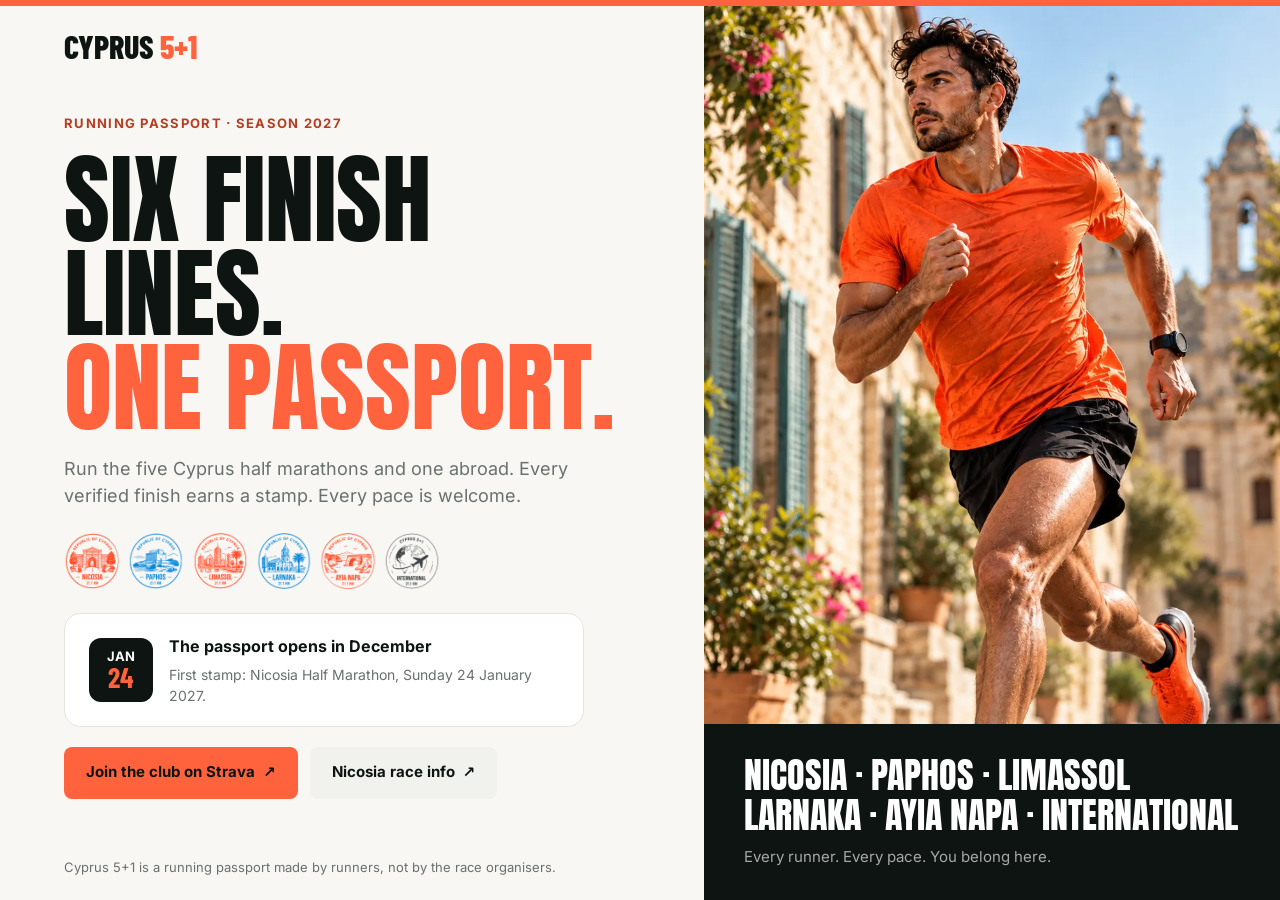
<file: index.html>
<!doctype html>
<html lang="en">
<head>
<meta charset="utf-8">
<meta name="viewport" content="width=device-width, initial-scale=1">
<title>Cyprus 5+1 · Running passport for Cyprus half marathons</title>
<meta name="description" content="Six half marathons, one passport. Collect a stamp in every Cyprus city and one abroad.">
<meta name="theme-color" content="#0d1412">
<meta property="og:type" content="website">
<meta property="og:title" content="Cyprus 5+1 · Running passport">
<meta property="og:description" content="Six half marathons, one passport. Collect a stamp in every Cyprus city and one abroad.">
<meta property="og:url" content="https://sdhnik.github.io/cyprus51/">
<meta property="og:image" content="https://sdhnik.github.io/cyprus51/assets/img/og-image.png">
<meta property="og:image:width" content="1200">
<meta property="og:image:height" content="630">
<meta name="twitter:card" content="summary_large_image">
<link rel="icon" href="favicon.ico" sizes="32x32">
<link rel="apple-touch-icon" href="assets/icons/apple-touch-icon.png">
<link rel="preload" href="assets/fonts/anton-400.woff2" as="font" type="font/woff2" crossorigin>
<link rel="stylesheet" href="css/fonts.css">
<link rel="stylesheet" href="css/tokens.css">
<style>
  * { box-sizing: border-box; }
  html, body { height: 100%; }
  body { margin: 0; background: var(--ivory); color: var(--ink); font: 16px/1.5 var(--font-sans); }
  a { color: inherit; }
  .page { height: 100%; overflow: hidden; display: grid; grid-template-columns: minmax(0, 1.1fr) minmax(0, .9fr); border-top: 6px solid var(--orange-500); }
  .main { display: flex; flex-direction: column; min-height: 0; padding: 0 clamp(20px, 5vw, 80px); }
  header { display: flex; align-items: center; height: 80px; }
  .wordmark { font: 800 32px/1 var(--font-display); text-decoration: none; }
  .wordmark span, .accent { color: var(--orange-500); }
  .hero { flex: 1; min-height: 0; display: flex; flex-direction: column; justify-content: safe center; gap: clamp(10px, 2.2vh, 20px); padding: clamp(8px, 3vh, 32px) 0 clamp(8px, 4vh, 48px); max-width: 640px; }
  .eyebrow { margin: 0; font-size: 13px; font-weight: 700; letter-spacing: .1em; color: var(--orange-700); }
  h1 { margin: 0; font: 400 clamp(44px, min(8vw, 11vh), 104px)/.95 var(--font-poster); text-transform: uppercase; }
  .lead { margin: 0; font-size: 18px; color: var(--text-secondary); max-width: 520px; }
  .stamps { display: flex; flex-wrap: wrap; gap: 8px; margin: 4px 0; }
  .stamps img { width: 56px; height: 56px; }
  .card { display: grid; grid-template-columns: auto 1fr; gap: 6px 16px; align-items: center; padding: 20px 24px; border: 1px solid var(--divider); border-radius: 16px; background: var(--white); max-width: 520px; }
  .card .date { grid-row: span 2; display: grid; place-items: center; width: 64px; height: 64px; border-radius: 12px; background: var(--ink); color: var(--white); text-align: center; font: 700 13px/1.1 var(--font-sans); }
  .card .date b { display: block; font: 700 28px/1 var(--font-display); color: var(--orange-500); }
  .card p { margin: 0; }
  .card .t { font-weight: 700; }
  .card .s { font-size: 14px; color: var(--text-secondary); }
  .actions { display: flex; flex-wrap: wrap; gap: 12px; }
  .btn { display: inline-flex; align-items: center; justify-content: center; gap: 8px; min-height: 52px; padding: 0 22px; border-radius: 8px; font-weight: 700; font-size: 15px; text-decoration: none; }
  .btn-primary { background: var(--orange-500); color: var(--ink); }
  .btn-primary:hover { background: #ff7a5a; }
  .btn-secondary { background: var(--surface-soft); }
  .btn-secondary:hover { background: var(--divider); }
  .btn:focus-visible { outline: 3px solid var(--ink); outline-offset: 2px; }
  footer { padding: clamp(12px, 2.5vh, 24px) 0; font-size: 13px; color: var(--text-secondary); }
  .side { position: relative; overflow: hidden; min-height: 420px; }
  .side img { position: absolute; inset: 0; width: 100%; height: 100%; object-fit: cover; object-position: 50% 0%; }
  .side .band { position: absolute; left: 0; right: 0; bottom: 0; padding: 32px 40px; background: var(--ink); color: var(--white); }
  .side .band p { margin: 0; }
  .side .band .big { font: 400 36px/1.1 var(--font-poster); text-transform: uppercase; }
  .side .band .small { margin-top: 10px; font-size: 15px; color: var(--text-on-ink-muted); }
  @media (max-width: 900px) {
    .page { grid-template-columns: 1fr; }
    .side { display: none; }
    header { height: 64px; }
    h1 { font-size: clamp(40px, min(12vw, 7.5vh), 64px); }
    .lead { font-size: 15px; line-height: 1.45; }
    .stamps img { width: 40px; height: 40px; }
    .card { padding: 12px 14px; gap: 2px 14px; }
    .card .date { width: 52px; height: 52px; }
    .card .date b { font-size: 22px; }
    .card .s { font-size: 13px; }
    .actions { gap: 10px; }
    .actions .btn { flex: 1 1 100%; min-height: 48px; }
  }
  @media (max-height: 679px) { .page { height: auto; min-height: 100%; overflow: visible; } }
</style>
</head>
<body>
<div class="page">
  <div class="main">
    <header><a class="wordmark" href="./">CYPRUS <span>5+1</span></a></header>
    <main class="hero">
      <p class="eyebrow">RUNNING PASSPORT · SEASON 2027</p>
      <h1>Six finish lines.<br><span class="accent">One passport.</span></h1>
      <p class="lead">Run the five Cyprus half marathons and one abroad. Every verified finish earns a stamp. Every pace is welcome.</p>
      <div class="stamps" aria-label="The six stamps: Nicosia, Paphos, Limassol, Larnaka, Ayia Napa, International">
        <img src="assets/stamps/nicosia-verified.webp" alt="">
        <img src="assets/stamps/paphos-verified.webp" alt="">
        <img src="assets/stamps/limassol-verified.webp" alt="">
        <img src="assets/stamps/larnaka-verified.webp" alt="">
        <img src="assets/stamps/ayia-napa-verified.webp" alt="">
        <img src="assets/stamps/international-verified.webp" alt="">
      </div>
      <div class="card">
        <div class="date" aria-hidden="true"><span>JAN<b>24</b></span></div>
        <p class="t">The passport opens in December</p>
        <p class="s">First stamp: Nicosia Half Marathon, Sunday 24 January 2027.</p>
      </div>
      <div class="actions">
        <a class="btn btn-primary" href="https://www.strava.com/clubs/cyprus51" target="_blank" rel="noopener">Join the club on Strava <span aria-hidden="true">↗</span></a>
        <a class="btn btn-secondary" href="https://nicosiamarathon.com/race/21k-half-marathon/" target="_blank" rel="noopener">Nicosia race info <span aria-hidden="true">↗</span></a>
      </div>
    </main>
    <footer>Cyprus 5+1 is a running passport made by runners, not by the race organisers.</footer>
  </div>
  <aside class="side">
    <img src="assets/img/runner-old-town.webp" alt="A runner in an orange shirt on a stone street in an old Cypriot town">
    <div class="band"><p class="big">Nicosia · Paphos · Limassol<br>Larnaka · Ayia Napa · International</p><p class="small">Every runner. Every pace. You belong here.</p></div>
  </aside>
</div>
</body>
</html>
</file>
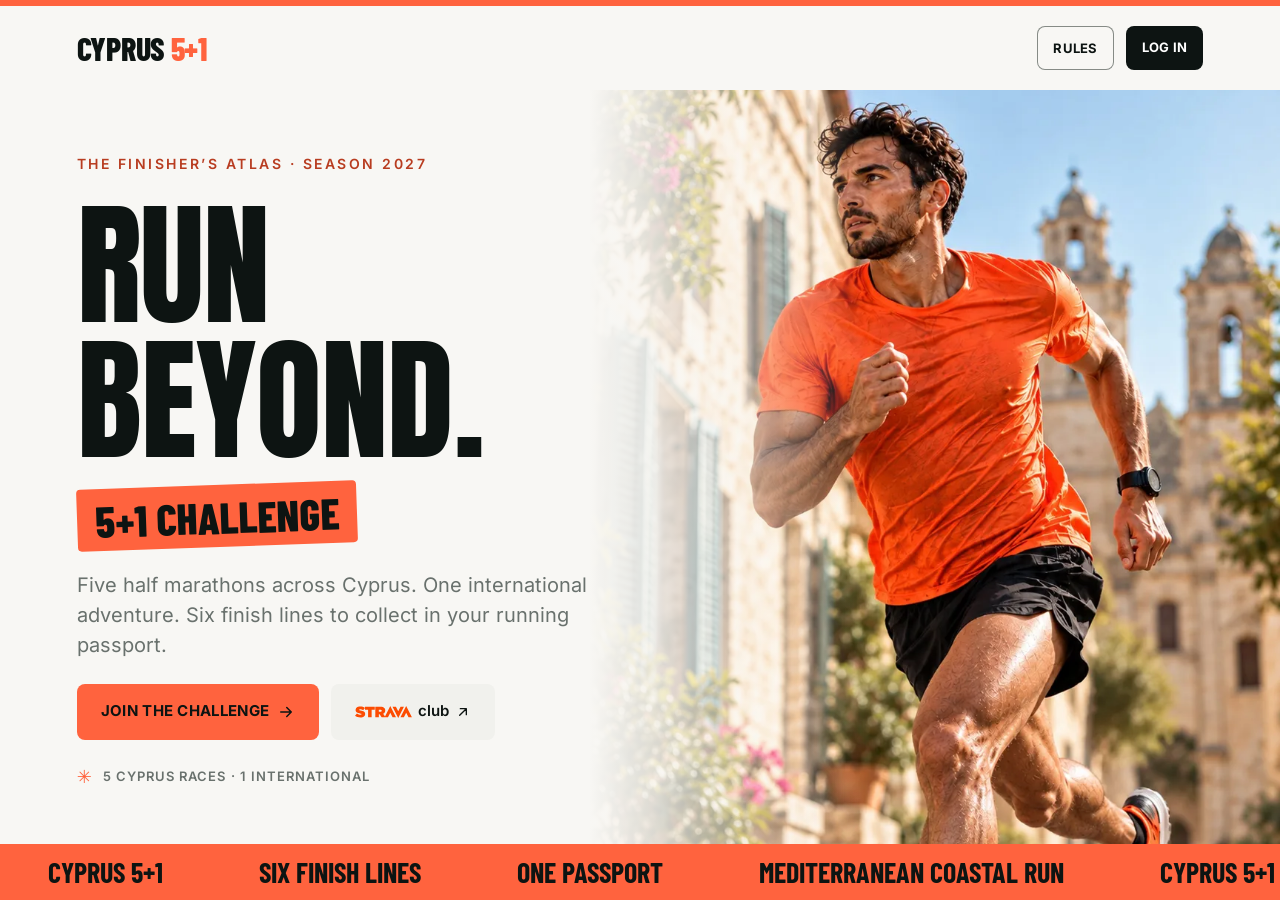
<file: app/index.html>
<!doctype html>
<html lang="en">
<head>
<meta charset="utf-8">
<meta name="viewport" content="width=device-width, initial-scale=1, viewport-fit=cover">
<title>Cyprus 5+1 · Running passport for Cyprus half marathons</title>
<meta name="description" content="Six half marathons, one passport. Collect a stamp in every Cyprus city and one abroad.">
<meta name="theme-color" content="#0d1412">
<meta name="robots" content="noindex">
<link rel="manifest" href="../manifest.webmanifest">
<link rel="icon" href="../favicon.ico" sizes="32x32">
<link rel="apple-touch-icon" href="../assets/icons/apple-touch-icon.png">
<meta name="apple-mobile-web-app-capable" content="yes">
<meta name="apple-mobile-web-app-title" content="Cyprus 5+1">
<link rel="preload" href="../assets/fonts/inter-400.woff2" as="font" type="font/woff2" crossorigin>
<link rel="stylesheet" href="../css/fonts.css">
<link rel="stylesheet" href="../css/tokens.css">
<link rel="stylesheet" href="../css/components.css">
<link rel="stylesheet" href="../css/app.css">
<script src="../js/vendor/supabase-2.119.2.js" defer></script>
<script type="module" src="../js/app/main.js"></script>
</head>
<body>
<div id="app">
  <div class="boot" role="status"><span class="wordmark">CYPRUS <span>5+1</span></span><span class="sr">Loading…</span></div>
</div>
<script>
  // Signed-in runners see the passport's shape right away instead of an empty screen.
  try {
    if (Object.keys(localStorage).some((k) => /^sb-.*-auth-token$/.test(k)) && !location.search) {
      document.getElementById('app').innerHTML = '<div class="app boot--app" role="status" aria-busy="true"><header class="app__head"><span class="wordmark">CYPRUS <span>5+1</span></span><span class="avatar"></span></header><main class="app__main"><span class="sr">Loading your passport…</span><div class="sk sk--hero"></div><div class="sk sk--card"></div></main></div>';
    }
  } catch (e) {}
</script>
<noscript>Cyprus 5+1 needs JavaScript to show your passport.</noscript>
</body>
</html>
</file>
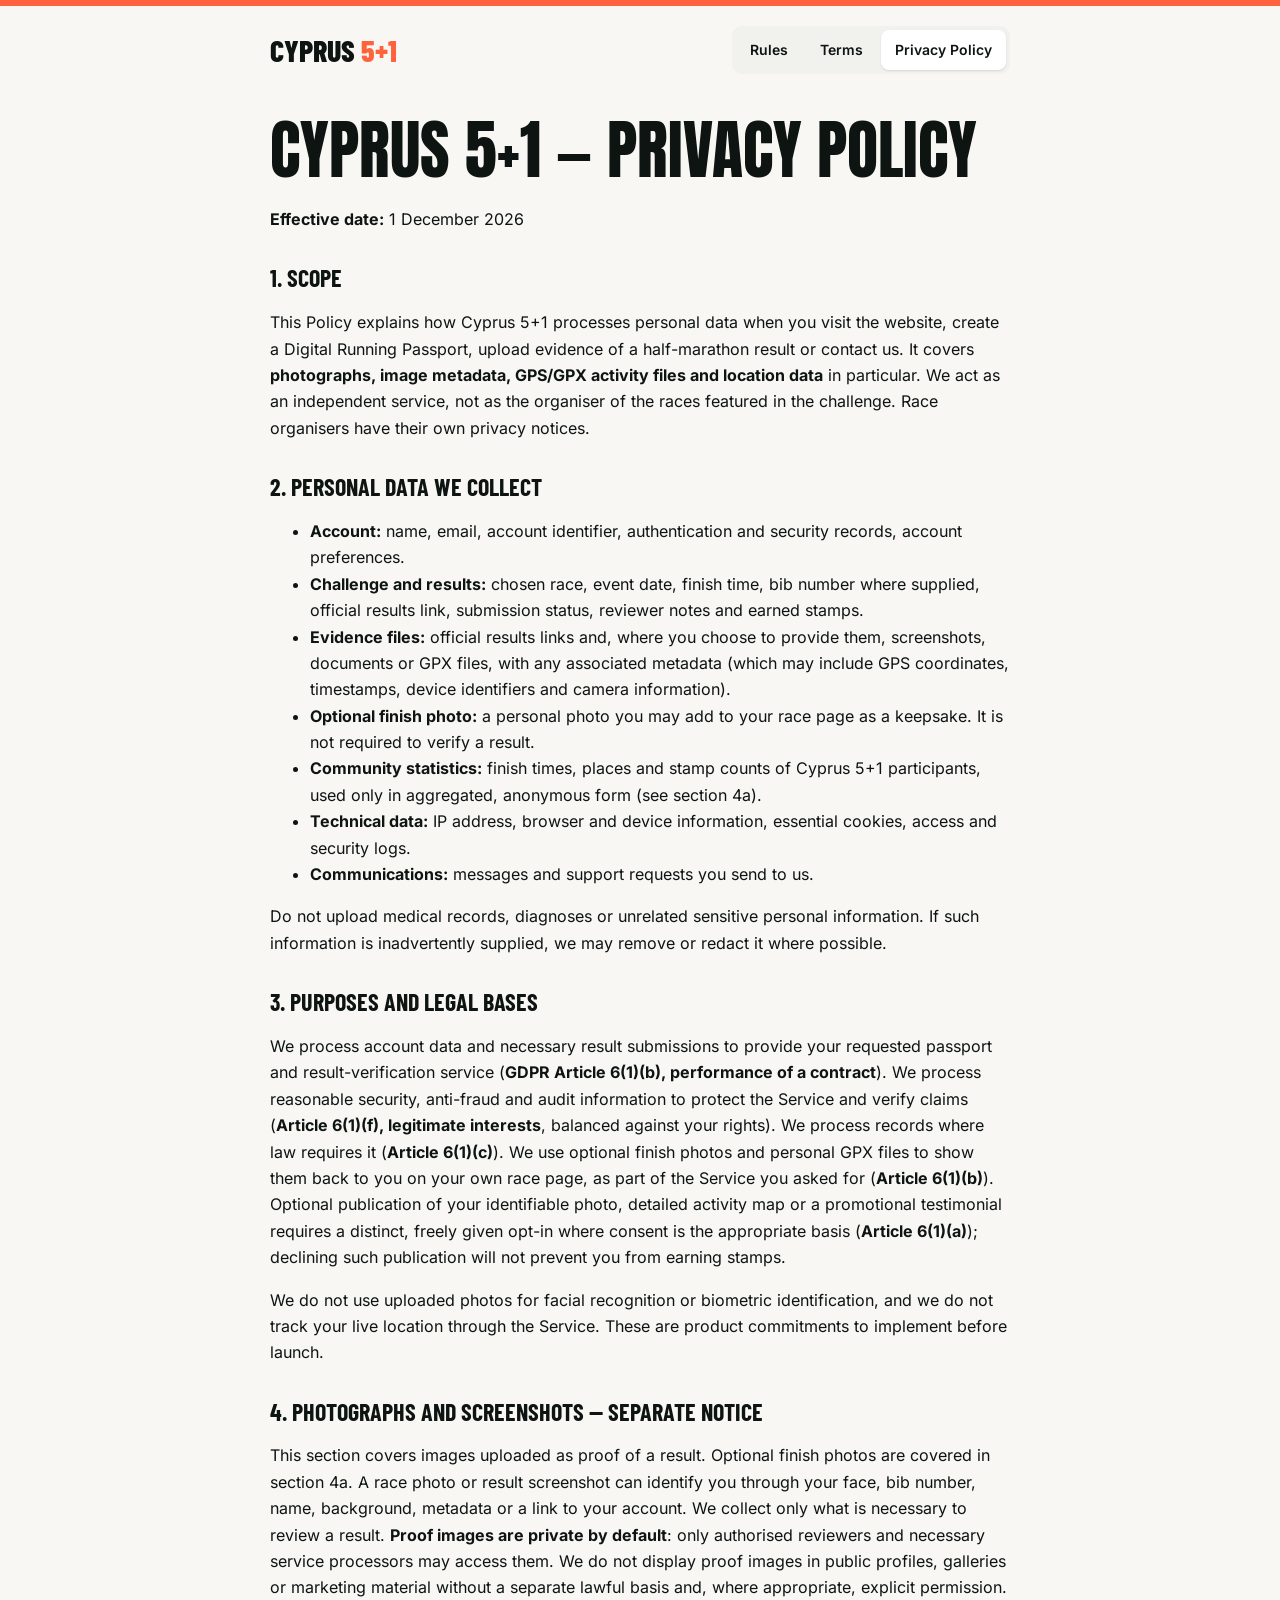
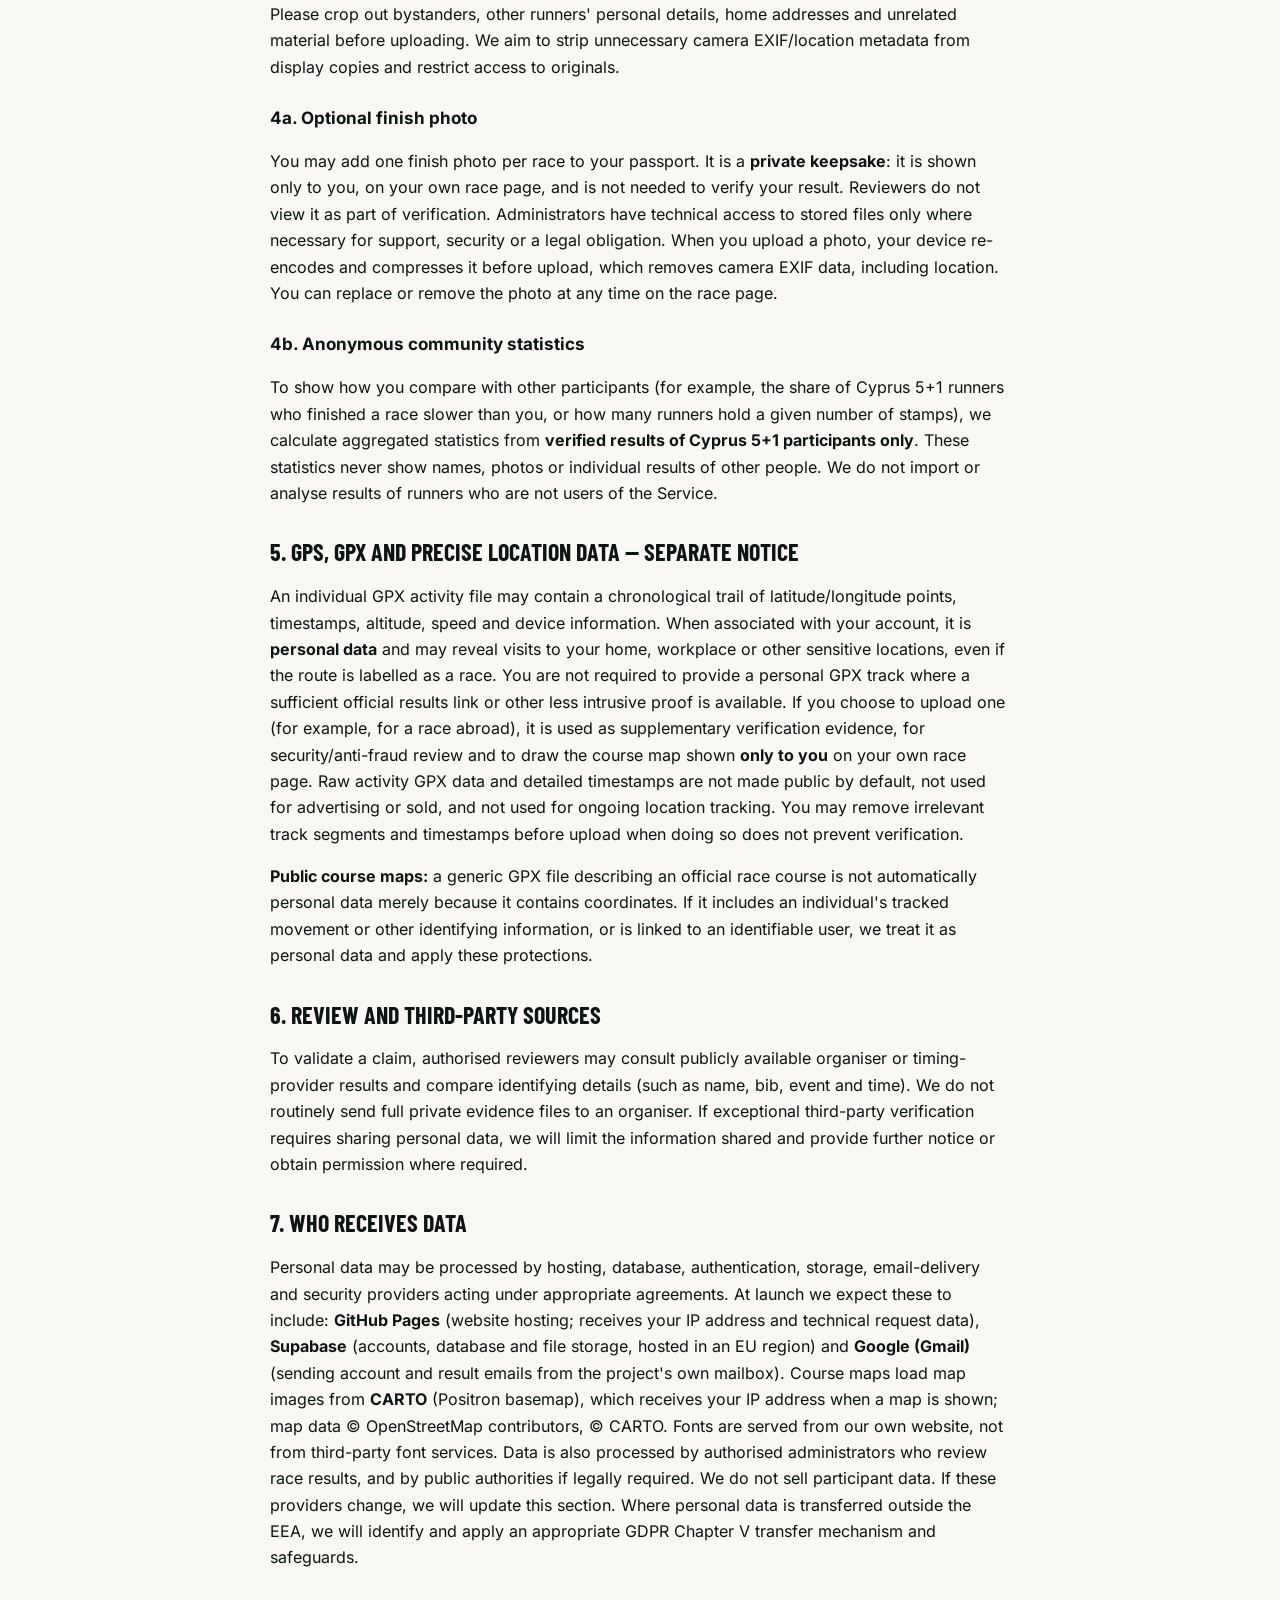
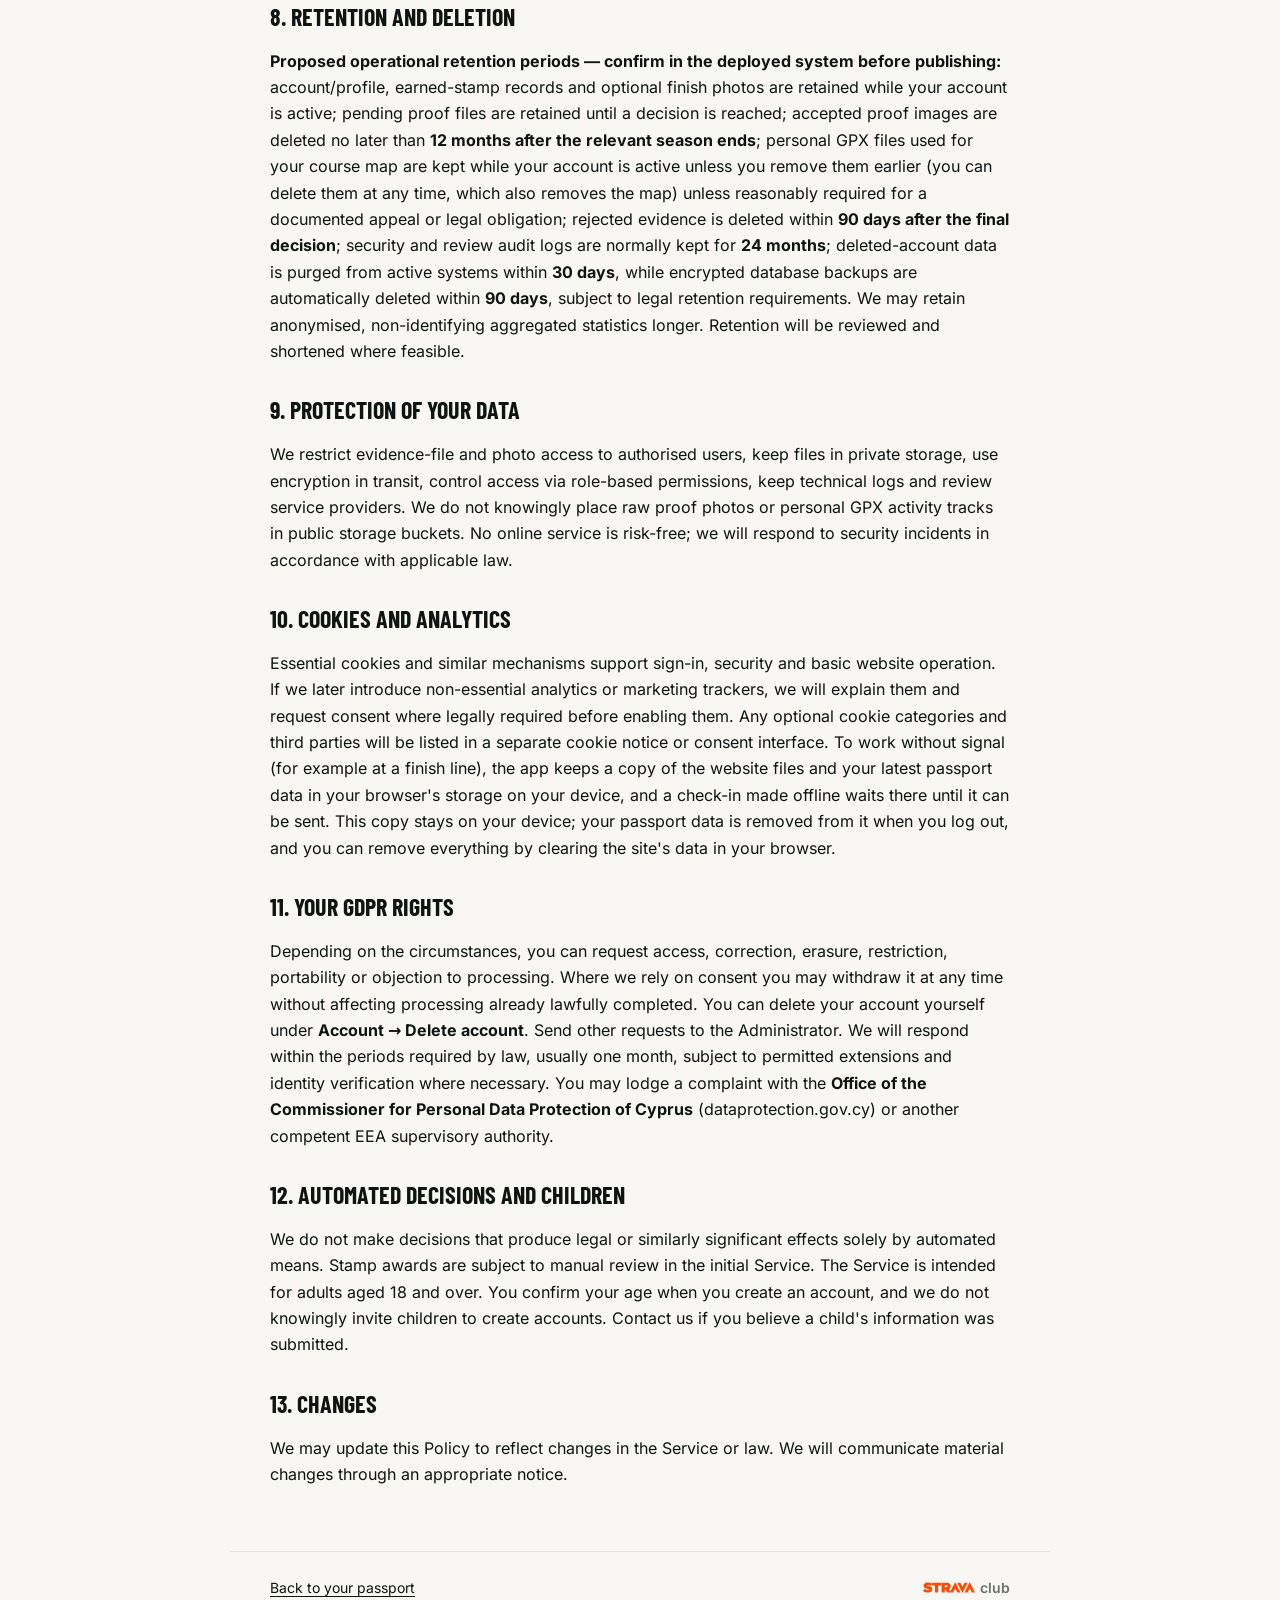
<file: legal/privacy.html>
<!doctype html>
<html lang="en">
<head>
<meta charset="utf-8">
<meta name="viewport" content="width=device-width, initial-scale=1">
<title>Privacy Policy · Cyprus 5+1</title>
<meta name="theme-color" content="#0d1412">
<link rel="icon" href="../favicon.ico" sizes="32x32">
<link rel="stylesheet" href="../css/fonts.css">
<link rel="stylesheet" href="../css/tokens.css">
<link rel="stylesheet" href="../css/legal.css">
</head>
<body>
<header class="lg-head"><a class="wordmark" href="../app/">CYPRUS <span>5+1</span></a><nav class="lg-tabs" aria-label="Legal"><a href="rules.html">Rules</a><a href="terms.html">Terms</a><a href="privacy.html" aria-current="page">Privacy Policy</a></nav></header>
<main class="lg-main" id="main">
<h1>Cyprus 5+1 — Privacy Policy</h1>
<p><strong>Effective date:</strong> 1 December 2026</p>
<h2>1. Scope</h2>
<p>This Policy explains how Cyprus 5+1 processes personal data when you visit the website, create a Digital Running Passport, upload evidence of a half-marathon result or contact us. It covers <strong>photographs, image metadata, GPS/GPX activity files and location data</strong> in particular. We act as an independent service, not as the organiser of the races featured in the challenge. Race organisers have their own privacy notices.</p>
<h2>2. Personal data we collect</h2>
<ul>
<li><strong>Account:</strong> name, email, account identifier, authentication and security records, account preferences.</li>
<li><strong>Challenge and results:</strong> chosen race, event date, finish time, bib number where supplied, official results link, submission status, reviewer notes and earned stamps.</li>
<li><strong>Evidence files:</strong> official results links and, where you choose to provide them, screenshots, documents or GPX files, with any associated metadata (which may include GPS coordinates, timestamps, device identifiers and camera information).</li>
<li><strong>Optional finish photo:</strong> a personal photo you may add to your race page as a keepsake. It is not required to verify a result.</li>
<li><strong>Community statistics:</strong> finish times, places and stamp counts of Cyprus 5+1 participants, used only in aggregated, anonymous form (see section 4a).</li>
<li><strong>Technical data:</strong> IP address, browser and device information, essential cookies, access and security logs.</li>
<li><strong>Communications:</strong> messages and support requests you send to us.</li>
</ul>
<p>Do not upload medical records, diagnoses or unrelated sensitive personal information. If such information is inadvertently supplied, we may remove or redact it where possible.</p>
<h2>3. Purposes and legal bases</h2>
<p>We process account data and necessary result submissions to provide your requested passport and result-verification service (<strong>GDPR Article 6(1)(b), performance of a contract</strong>). We process reasonable security, anti-fraud and audit information to protect the Service and verify claims (<strong>Article 6(1)(f), legitimate interests</strong>, balanced against your rights). We process records where law requires it (<strong>Article 6(1)(c)</strong>). We use optional finish photos and personal GPX files to show them back to you on your own race page, as part of the Service you asked for (<strong>Article 6(1)(b)</strong>). Optional publication of your identifiable photo, detailed activity map or a promotional testimonial requires a distinct, freely given opt-in where consent is the appropriate basis (<strong>Article 6(1)(a)</strong>); declining such publication will not prevent you from earning stamps.</p>
<p>We do not use uploaded photos for facial recognition or biometric identification, and we do not track your live location through the Service. These are product commitments to implement before launch.</p>
<h2>4. Photographs and screenshots — separate notice</h2>
<p>This section covers images uploaded as proof of a result. Optional finish photos are covered in section 4a. A race photo or result screenshot can identify you through your face, bib number, name, background, metadata or a link to your account. We collect only what is necessary to review a result. <strong>Proof images are private by default</strong>: only authorised reviewers and necessary service processors may access them. We do not display proof images in public profiles, galleries or marketing material without a separate lawful basis and, where appropriate, explicit permission. Please crop out bystanders, other runners' personal details, home addresses and unrelated material before uploading. We aim to strip unnecessary camera EXIF/location metadata from display copies and restrict access to originals.</p>
<h3>4a. Optional finish photo</h3>
<p>You may add one finish photo per race to your passport. It is a <strong>private keepsake</strong>: it is shown only to you, on your own race page, and is not needed to verify your result. Reviewers do not view it as part of verification. Administrators have technical access to stored files only where necessary for support, security or a legal obligation. When you upload a photo, your device re-encodes and compresses it before upload, which removes camera EXIF data, including location. You can replace or remove the photo at any time on the race page.</p>
<h3>4b. Anonymous community statistics</h3>
<p>To show how you compare with other participants (for example, the share of Cyprus 5+1 runners who finished a race slower than you, or how many runners hold a given number of stamps), we calculate aggregated statistics from <strong>verified results of Cyprus 5+1 participants only</strong>. These statistics never show names, photos or individual results of other people. We do not import or analyse results of runners who are not users of the Service.</p>
<h2>5. GPS, GPX and precise location data — separate notice</h2>
<p>An individual GPX activity file may contain a chronological trail of latitude/longitude points, timestamps, altitude, speed and device information. When associated with your account, it is <strong>personal data</strong> and may reveal visits to your home, workplace or other sensitive locations, even if the route is labelled as a race. You are not required to provide a personal GPX track where a sufficient official results link or other less intrusive proof is available. If you choose to upload one (for example, for a race abroad), it is used as supplementary verification evidence, for security/anti-fraud review and to draw the course map shown <strong>only to you</strong> on your own race page. Raw activity GPX data and detailed timestamps are not made public by default, not used for advertising or sold, and not used for ongoing location tracking. You may remove irrelevant track segments and timestamps before upload when doing so does not prevent verification.</p>
<p><strong>Public course maps:</strong> a generic GPX file describing an official race course is not automatically personal data merely because it contains coordinates. If it includes an individual's tracked movement or other identifying information, or is linked to an identifiable user, we treat it as personal data and apply these protections.</p>
<h2>6. Review and third-party sources</h2>
<p>To validate a claim, authorised reviewers may consult publicly available organiser or timing-provider results and compare identifying details (such as name, bib, event and time). We do not routinely send full private evidence files to an organiser. If exceptional third-party verification requires sharing personal data, we will limit the information shared and provide further notice or obtain permission where required.</p>
<h2>7. Who receives data</h2>
<p>Personal data may be processed by hosting, database, authentication, storage, email-delivery and security providers acting under appropriate agreements. At launch we expect these to include: <strong>GitHub Pages</strong> (website hosting; receives your IP address and technical request data), <strong>Supabase</strong> (accounts, database and file storage, hosted in an EU region) and <strong>Google (Gmail)</strong> (sending account and result emails from the project's own mailbox). Course maps load map images from <strong>CARTO</strong> (Positron basemap), which receives your IP address when a map is shown; map data © OpenStreetMap contributors, © CARTO. Fonts are served from our own website, not from third-party font services. Data is also processed by authorised administrators who review race results, and by public authorities if legally required. We do not sell participant data. If these providers change, we will update this section. Where personal data is transferred outside the EEA, we will identify and apply an appropriate GDPR Chapter V transfer mechanism and safeguards.</p>
<h2>8. Retention and deletion</h2>
<p><strong>Proposed operational retention periods — confirm in the deployed system before publishing:</strong> account/profile, earned-stamp records and optional finish photos are retained while your account is active; pending proof files are retained until a decision is reached; accepted proof images are deleted no later than <strong>12 months after the relevant season ends</strong>; personal GPX files used for your course map are kept while your account is active unless you remove them earlier (you can delete them at any time, which also removes the map) unless reasonably required for a documented appeal or legal obligation; rejected evidence is deleted within <strong>90 days after the final decision</strong>; security and review audit logs are normally kept for <strong>24 months</strong>; deleted-account data is purged from active systems within <strong>30 days</strong>, while encrypted database backups are automatically deleted within <strong>90 days</strong>, subject to legal retention requirements. We may retain anonymised, non-identifying aggregated statistics longer. Retention will be reviewed and shortened where feasible.</p>
<h2>9. Protection of your data</h2>
<p>We restrict evidence-file and photo access to authorised users, keep files in private storage, use encryption in transit, control access via role-based permissions, keep technical logs and review service providers. We do not knowingly place raw proof photos or personal GPX activity tracks in public storage buckets. No online service is risk-free; we will respond to security incidents in accordance with applicable law.</p>
<h2>10. Cookies and analytics</h2>
<p>Essential cookies and similar mechanisms support sign-in, security and basic website operation. If we later introduce non-essential analytics or marketing trackers, we will explain them and request consent where legally required before enabling them. Any optional cookie categories and third parties will be listed in a separate cookie notice or consent interface. To work without signal (for example at a finish line), the app keeps a copy of the website files and your latest passport data in your browser's storage on your device, and a check-in made offline waits there until it can be sent. This copy stays on your device; your passport data is removed from it when you log out, and you can remove everything by clearing the site's data in your browser.</p>
<h2>11. Your GDPR rights</h2>
<p>Depending on the circumstances, you can request access, correction, erasure, restriction, portability or objection to processing. Where we rely on consent you may withdraw it at any time without affecting processing already lawfully completed. You can delete your account yourself under <strong>Account → Delete account</strong>. Send other requests to the Administrator. We will respond within the periods required by law, usually one month, subject to permitted extensions and identity verification where necessary. You may lodge a complaint with the <strong>Office of the Commissioner for Personal Data Protection of Cyprus</strong> (dataprotection.gov.cy) or another competent EEA supervisory authority.</p>
<h2>12. Automated decisions and children</h2>
<p>We do not make decisions that produce legal or similarly significant effects solely by automated means. Stamp awards are subject to manual review in the initial Service. The Service is intended for adults aged 18 and over. You confirm your age when you create an account, and we do not knowingly invite children to create accounts. Contact us if you believe a child's information was submitted.</p>
<h2>13. Changes</h2>
<p>We may update this Policy to reflect changes in the Service or law. We will communicate material changes through an appropriate notice.</p>
</main>
<footer class="lg-foot"><a href="../app/">Back to your passport</a><a class="lg-strava" href="https://www.strava.com/clubs/cyprus51" target="_blank" rel="noopener"><img src="../assets/brand/strava-logo.svg" alt="Strava" width="62" height="13"> club</a></footer>
</body>
</html>
</file>
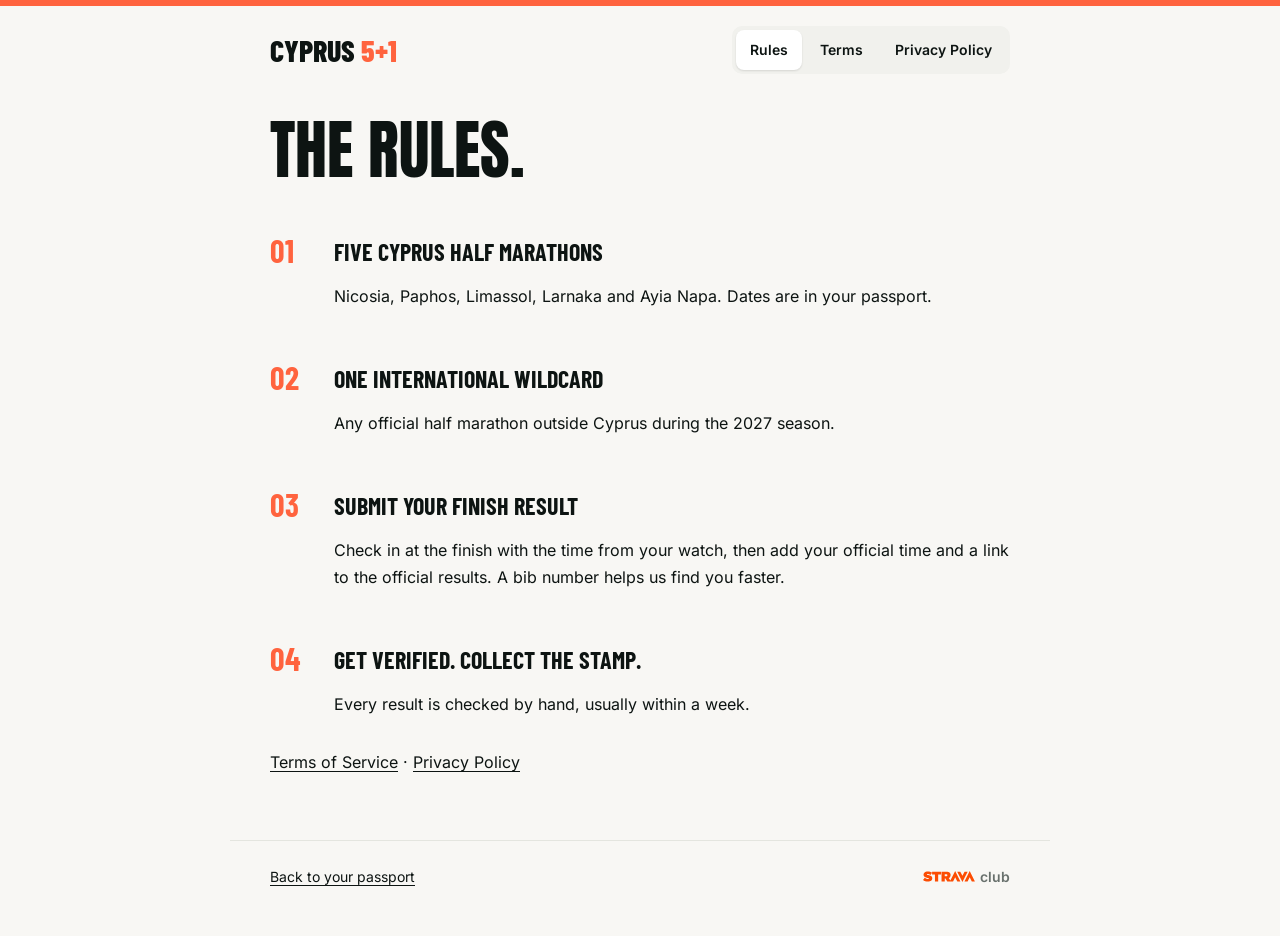
<file: legal/rules.html>
<!doctype html>
<html lang="en">
<head>
<meta charset="utf-8">
<meta name="viewport" content="width=device-width, initial-scale=1">
<title>Rules · Cyprus 5+1</title>
<meta name="theme-color" content="#0d1412">
<link rel="icon" href="../favicon.ico" sizes="32x32">
<link rel="stylesheet" href="../css/fonts.css">
<link rel="stylesheet" href="../css/tokens.css">
<link rel="stylesheet" href="../css/legal.css">
</head>
<body>
<header class="lg-head"><a class="wordmark" href="../app/">CYPRUS <span>5+1</span></a><nav class="lg-tabs" aria-label="Legal"><a href="rules.html" aria-current="page">Rules</a><a href="terms.html">Terms</a><a href="privacy.html">Privacy Policy</a></nav></header>
<main class="lg-main" id="main">
<h1>The rules.</h1>
<ol class="rules">
<li><h2>Five Cyprus half marathons</h2><p>Nicosia, Paphos, Limassol, Larnaka and Ayia Napa. Dates are in your passport.</p></li>
<li><h2>One international wildcard</h2><p>Any official half marathon outside Cyprus during the 2027 season.</p></li>
<li><h2>Submit your finish result</h2><p>Check in at the finish with the time from your watch, then add your official time and a link to the official results. A bib number helps us find you faster.</p></li>
<li><h2>Get verified. Collect the stamp.</h2><p>Every result is checked by hand, usually within a week.</p></li>
</ol>
<p><a href="terms.html">Terms of Service</a> · <a href="privacy.html">Privacy Policy</a></p>
</main>
<footer class="lg-foot"><a href="../app/">Back to your passport</a><a class="lg-strava" href="https://www.strava.com/clubs/cyprus51" target="_blank" rel="noopener"><img src="../assets/brand/strava-logo.svg" alt="Strava" width="62" height="13"> club</a></footer>
</body>
</html>
</file>
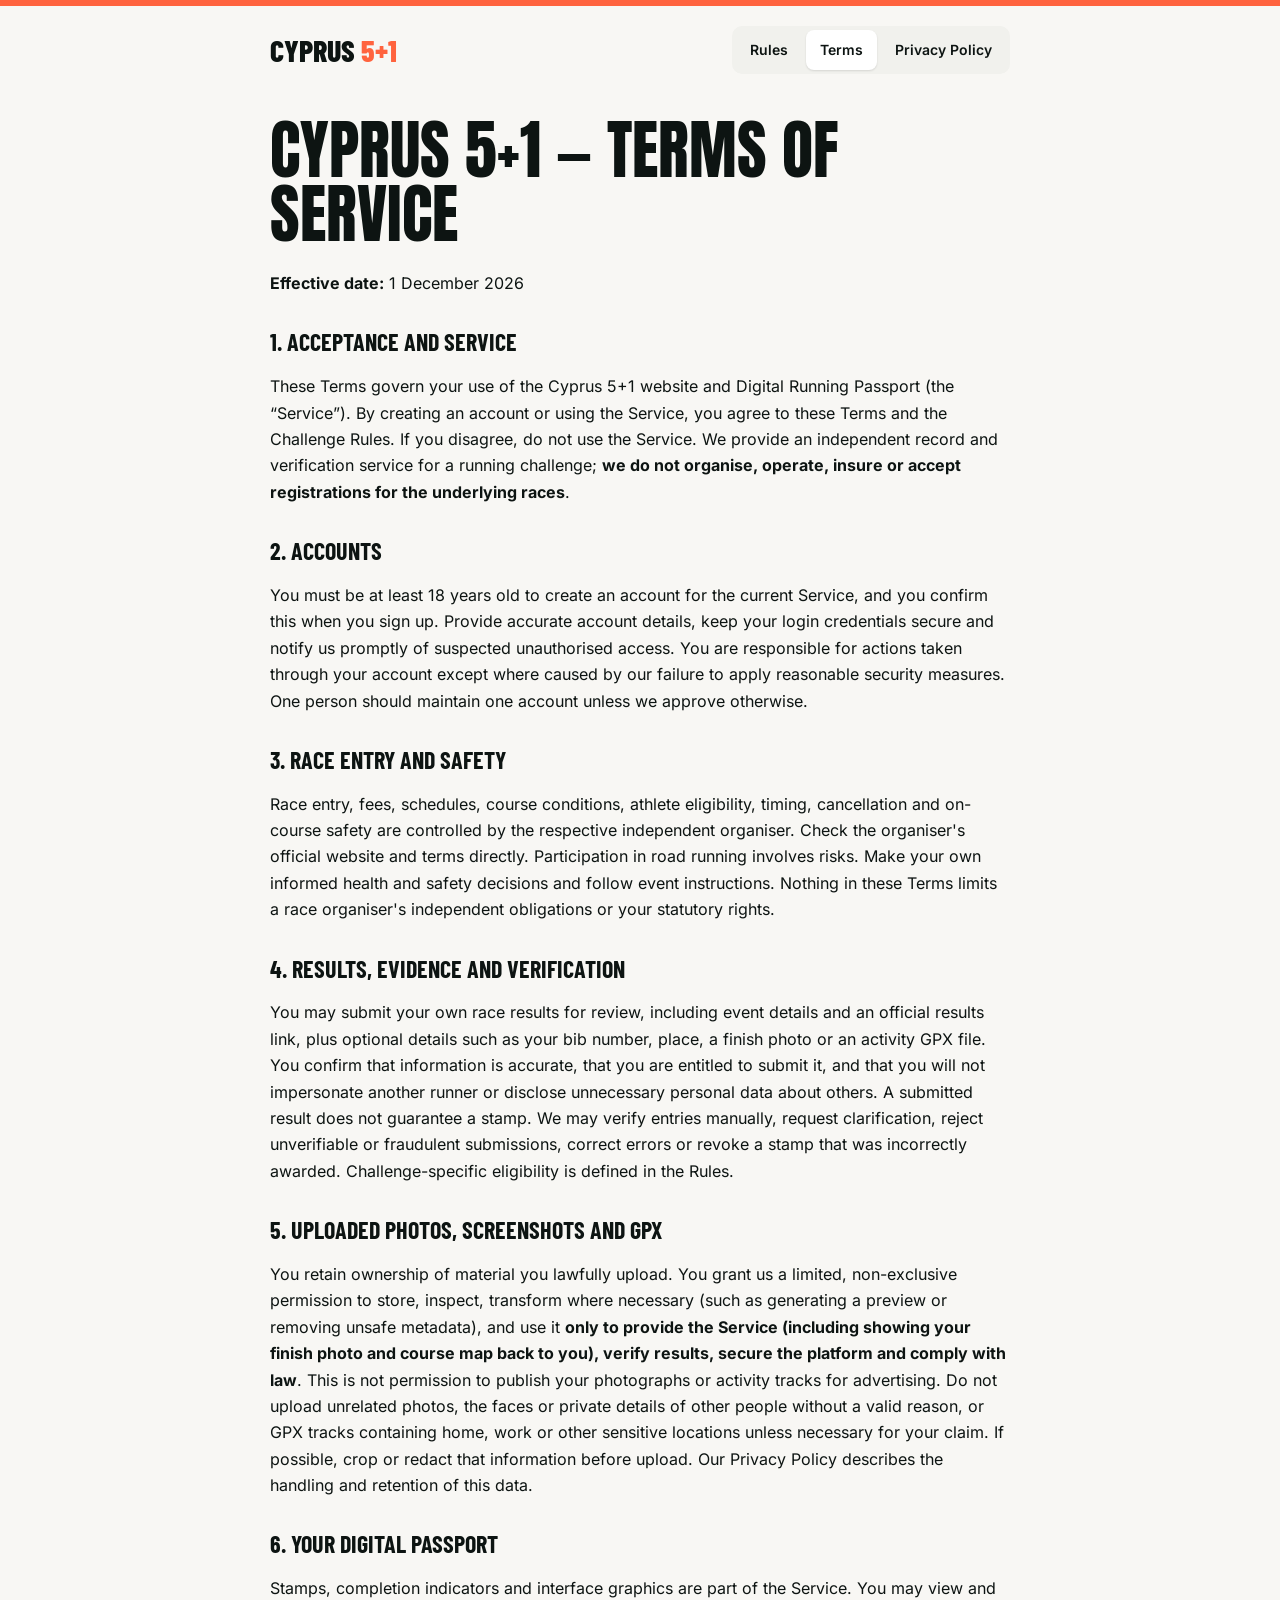
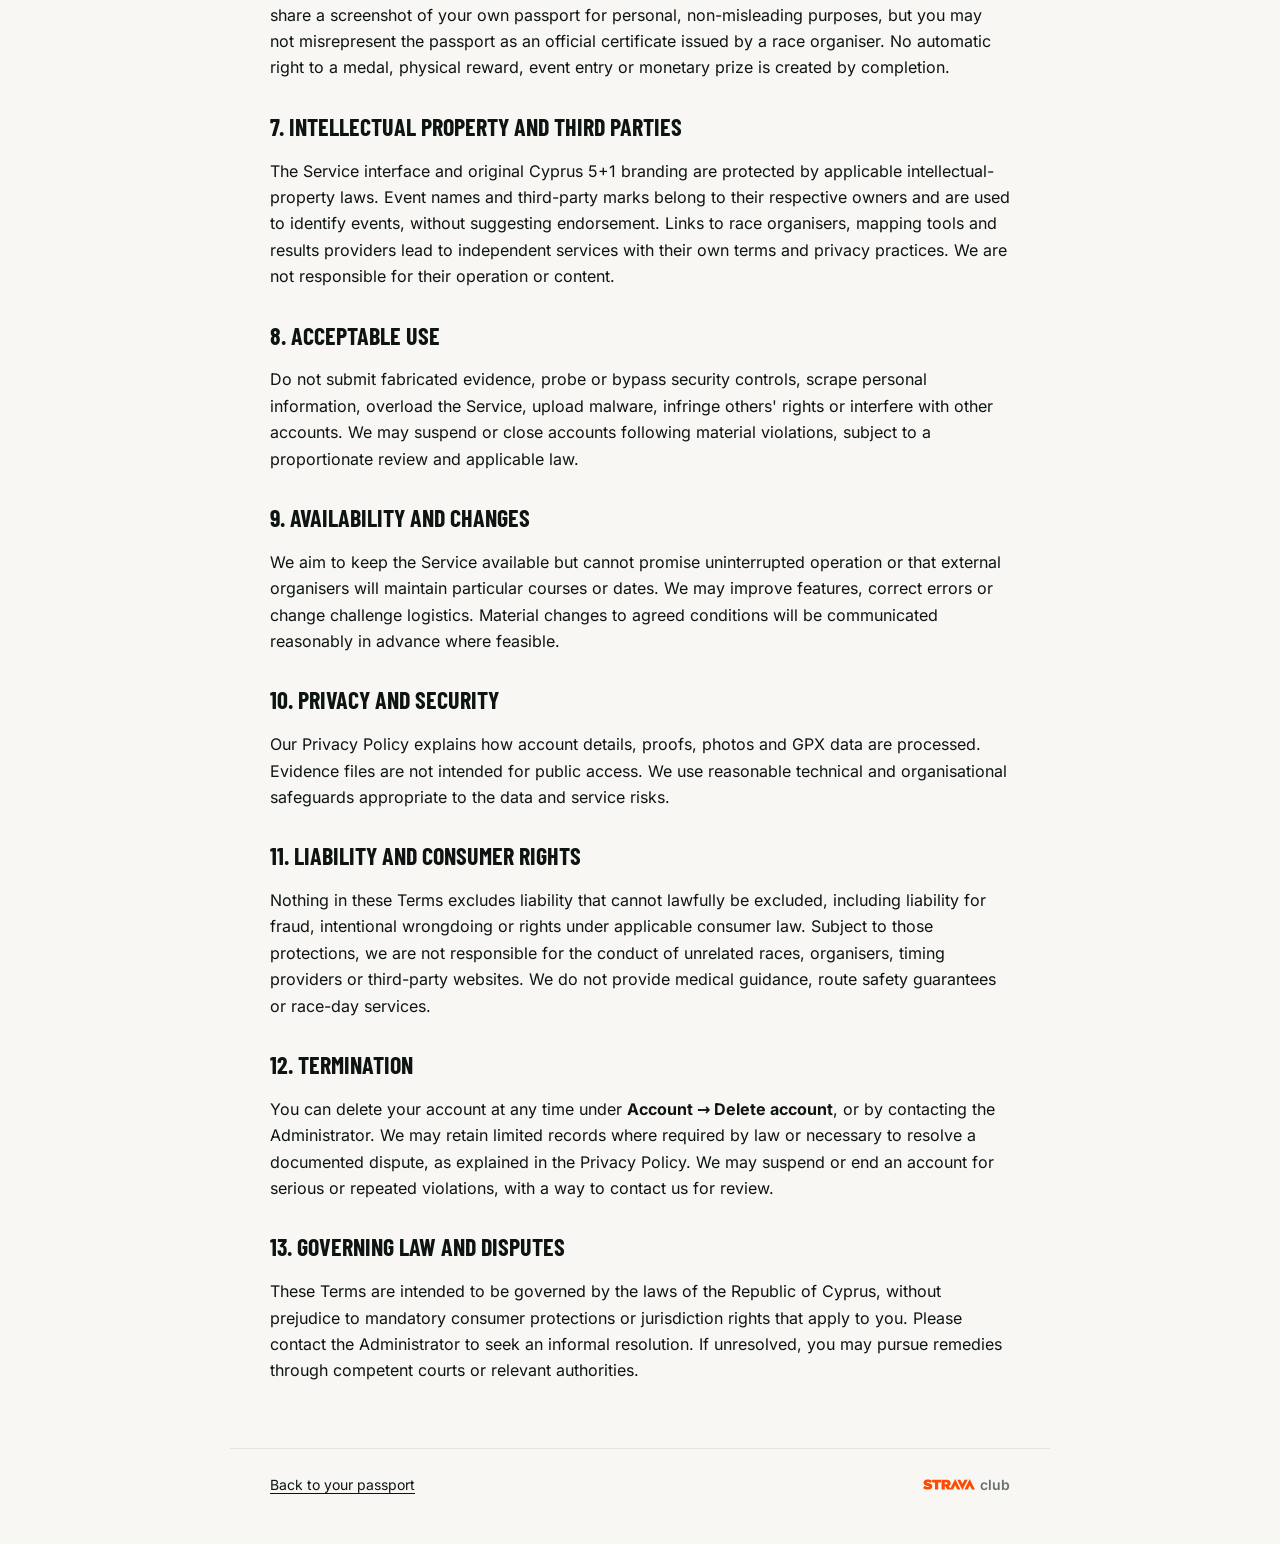
<file: legal/terms.html>
<!doctype html>
<html lang="en">
<head>
<meta charset="utf-8">
<meta name="viewport" content="width=device-width, initial-scale=1">
<title>Terms of Service · Cyprus 5+1</title>
<meta name="theme-color" content="#0d1412">
<link rel="icon" href="../favicon.ico" sizes="32x32">
<link rel="stylesheet" href="../css/fonts.css">
<link rel="stylesheet" href="../css/tokens.css">
<link rel="stylesheet" href="../css/legal.css">
</head>
<body>
<header class="lg-head"><a class="wordmark" href="../app/">CYPRUS <span>5+1</span></a><nav class="lg-tabs" aria-label="Legal"><a href="rules.html">Rules</a><a href="terms.html" aria-current="page">Terms</a><a href="privacy.html">Privacy Policy</a></nav></header>
<main class="lg-main" id="main">
<h1>Cyprus 5+1 — Terms of Service</h1>
<p><strong>Effective date:</strong> 1 December 2026</p>
<h2>1. Acceptance and service</h2>
<p>These Terms govern your use of the Cyprus 5+1 website and Digital Running Passport (the “Service”). By creating an account or using the Service, you agree to these Terms and the Challenge Rules. If you disagree, do not use the Service. We provide an independent record and verification service for a running challenge; <strong>we do not organise, operate, insure or accept registrations for the underlying races</strong>.</p>
<h2>2. Accounts</h2>
<p>You must be at least 18 years old to create an account for the current Service, and you confirm this when you sign up. Provide accurate account details, keep your login credentials secure and notify us promptly of suspected unauthorised access. You are responsible for actions taken through your account except where caused by our failure to apply reasonable security measures. One person should maintain one account unless we approve otherwise.</p>
<h2>3. Race entry and safety</h2>
<p>Race entry, fees, schedules, course conditions, athlete eligibility, timing, cancellation and on-course safety are controlled by the respective independent organiser. Check the organiser's official website and terms directly. Participation in road running involves risks. Make your own informed health and safety decisions and follow event instructions. Nothing in these Terms limits a race organiser's independent obligations or your statutory rights.</p>
<h2>4. Results, evidence and verification</h2>
<p>You may submit your own race results for review, including event details and an official results link, plus optional details such as your bib number, place, a finish photo or an activity GPX file. You confirm that information is accurate, that you are entitled to submit it, and that you will not impersonate another runner or disclose unnecessary personal data about others. A submitted result does not guarantee a stamp. We may verify entries manually, request clarification, reject unverifiable or fraudulent submissions, correct errors or revoke a stamp that was incorrectly awarded. Challenge-specific eligibility is defined in the Rules.</p>
<h2>5. Uploaded photos, screenshots and GPX</h2>
<p>You retain ownership of material you lawfully upload. You grant us a limited, non-exclusive permission to store, inspect, transform where necessary (such as generating a preview or removing unsafe metadata), and use it <strong>only to provide the Service (including showing your finish photo and course map back to you), verify results, secure the platform and comply with law</strong>. This is not permission to publish your photographs or activity tracks for advertising. Do not upload unrelated photos, the faces or private details of other people without a valid reason, or GPX tracks containing home, work or other sensitive locations unless necessary for your claim. If possible, crop or redact that information before upload. Our Privacy Policy describes the handling and retention of this data.</p>
<h2>6. Your digital passport</h2>
<p>Stamps, completion indicators and interface graphics are part of the Service. You may view and share a screenshot of your own passport for personal, non-misleading purposes, but you may not misrepresent the passport as an official certificate issued by a race organiser. No automatic right to a medal, physical reward, event entry or monetary prize is created by completion.</p>
<h2>7. Intellectual property and third parties</h2>
<p>The Service interface and original Cyprus 5+1 branding are protected by applicable intellectual-property laws. Event names and third-party marks belong to their respective owners and are used to identify events, without suggesting endorsement. Links to race organisers, mapping tools and results providers lead to independent services with their own terms and privacy practices. We are not responsible for their operation or content.</p>
<h2>8. Acceptable use</h2>
<p>Do not submit fabricated evidence, probe or bypass security controls, scrape personal information, overload the Service, upload malware, infringe others' rights or interfere with other accounts. We may suspend or close accounts following material violations, subject to a proportionate review and applicable law.</p>
<h2>9. Availability and changes</h2>
<p>We aim to keep the Service available but cannot promise uninterrupted operation or that external organisers will maintain particular courses or dates. We may improve features, correct errors or change challenge logistics. Material changes to agreed conditions will be communicated reasonably in advance where feasible.</p>
<h2>10. Privacy and security</h2>
<p>Our Privacy Policy explains how account details, proofs, photos and GPX data are processed. Evidence files are not intended for public access. We use reasonable technical and organisational safeguards appropriate to the data and service risks.</p>
<h2>11. Liability and consumer rights</h2>
<p>Nothing in these Terms excludes liability that cannot lawfully be excluded, including liability for fraud, intentional wrongdoing or rights under applicable consumer law. Subject to those protections, we are not responsible for the conduct of unrelated races, organisers, timing providers or third-party websites. We do not provide medical guidance, route safety guarantees or race-day services.</p>
<h2>12. Termination</h2>
<p>You can delete your account at any time under <strong>Account → Delete account</strong>, or by contacting the Administrator. We may retain limited records where required by law or necessary to resolve a documented dispute, as explained in the Privacy Policy. We may suspend or end an account for serious or repeated violations, with a way to contact us for review.</p>
<h2>13. Governing law and disputes</h2>
<p>These Terms are intended to be governed by the laws of the Republic of Cyprus, without prejudice to mandatory consumer protections or jurisdiction rights that apply to you. Please contact the Administrator to seek an informal resolution. If unresolved, you may pursue remedies through competent courts or relevant authorities.</p>
</main>
<footer class="lg-foot"><a href="../app/">Back to your passport</a><a class="lg-strava" href="https://www.strava.com/clubs/cyprus51" target="_blank" rel="noopener"><img src="../assets/brand/strava-logo.svg" alt="Strava" width="62" height="13"> club</a></footer>
</body>
</html>
</file>
<file: css/fonts.css>
/* Self-hosted fonts (no Google Fonts, see Privacy Policy §7). Latin subset. */
@font-face { font-family: Anton; font-weight: 400; font-display: swap; src: url(../assets/fonts/anton-400.woff2) format("woff2"); }
@font-face { font-family: "Barlow Condensed"; font-weight: 600; font-display: swap; src: url(../assets/fonts/barlow-condensed-600.woff2) format("woff2"); }
@font-face { font-family: "Barlow Condensed"; font-weight: 700; font-display: swap; src: url(../assets/fonts/barlow-condensed-700.woff2) format("woff2"); }
@font-face { font-family: "Barlow Condensed"; font-weight: 800; font-display: swap; src: url(../assets/fonts/barlow-condensed-800.woff2) format("woff2"); }
@font-face { font-family: Inter; font-weight: 400; font-display: swap; src: url(../assets/fonts/inter-400.woff2) format("woff2"); }
@font-face { font-family: Inter; font-weight: 500; font-display: swap; src: url(../assets/fonts/inter-500.woff2) format("woff2"); }
@font-face { font-family: Inter; font-weight: 600; font-display: swap; src: url(../assets/fonts/inter-600.woff2) format("woff2"); }
@font-face { font-family: Inter; font-weight: 700; font-display: swap; src: url(../assets/fonts/inter-700.woff2) format("woff2"); }
</file>
<file: css/tokens.css>
/* Cyprus 5+1 — generated from tokens.json */
:root, [data-theme="light"] {
  --orange-500: #ff633e;
  --orange-700: #b83c20;
  --orange-50: #fff0e9;
  --ink: #0d1412;
  --ivory: #f8f7f4;
  --white: #ffffff;
  --surface-soft: #f1f1ed;
  --divider: #e4e5df;
  --border-control: #868b86;
  --border-field: #d3d5cf;
  --text-secondary: #69716d;
  --text-on-ink-muted: #a7a8a7;
  --cyan: #00b8f0;
  --verified: #11744a;
  --verified-50: #e7f3ec;
  --pending: #8f5300;
  --pending-50: #fff5e8;
  --error: #ad3426;
  --error-50: #fff0ec;
  --stamp-orange: #ff4823;
  --stamp-blue: #0085da;
  --stamp-ink: #35393a;
  --stamp-locked: #919698;
  --shadow-dialog: 0 24px 64px rgba(13,20,18,0.28);
  --shadow-card: 0 1px 2px rgba(13,20,18,0.06);
}
:root {
  --space-1: 4px;
  --space-2: 8px;
  --space-3: 12px;
  --space-4: 16px;
  --space-6: 24px;
  --space-8: 32px;
  --space-12: 48px;
  --space-16: 64px;
  --space-24: 96px;
  --space-32: 128px;
  --radius-sm: 4px;
  --radius-md: 8px;
  --radius-lg: 12px;
  --radius-xl: 24px;
  --radius-pill: 999px;
  --control-height: 56px;
  --tap-min: 44px;
  --content-max: 1184px;
  --form-max: 440px;
  --dialog-max: 640px;
  --font-poster: Anton, Impact, "Arial Narrow", sans-serif;
  --font-display: "Barlow Condensed", "Arial Narrow", sans-serif;
  --font-sans: Inter, system-ui, sans-serif;
}
.display-hero { font-family: var(--font-poster); font-size: 232px; line-height: 1.0; font-weight: 400; }
.display-1 { font-family: var(--font-poster); font-size: 88px; line-height: 1.0; font-weight: 400; }
.heading-1 { font-family: var(--font-display); font-size: 44px; line-height: 1; font-weight: 700; }
.heading-2 { font-family: var(--font-display); font-size: 28px; line-height: 1.05; font-weight: 700; }
.numeral { font-family: var(--font-display); font-size: 64px; line-height: 1; font-weight: 700; }
.lead { font-family: var(--font-sans); font-size: 20px; line-height: 1.5; font-weight: 400; }
.body { font-family: var(--font-sans); font-size: 16px; line-height: 1.5; font-weight: 400; }
.body-sm { font-family: var(--font-sans); font-size: 14px; line-height: 1.45; font-weight: 400; }
.label { font-family: var(--font-sans); font-size: 13px; line-height: 1.3; font-weight: 600; letter-spacing: 0.08em; }
.button { font-family: var(--font-sans); font-size: 15px; line-height: 1; font-weight: 700; letter-spacing: 0.02em; }
.field-label { font-family: var(--font-sans); font-size: 14px; line-height: 1.3; font-weight: 600; }
</file>
<file: css/components.css>
.c51-icon { flex: none; }

/* Button */
.c51-btn { box-sizing: border-box; max-width: 100%; display: inline-flex; align-items: center; justify-content: center; gap: var(--space-2); min-height: var(--control-height); padding: 0 var(--space-6);
  border: 0; border-radius: var(--radius-md); font-family: var(--font-sans); font-size: 15px; font-weight: 700; letter-spacing: .02em; text-transform: uppercase;
  text-decoration: none; cursor: pointer; transition: background-color .15s, transform .1s; }
.c51-btn:active { transform: translateY(1px); }
.c51-btn:focus-visible { outline: 2px solid var(--orange-700); outline-offset: 2px; }
.c51-btn--primary { background: var(--orange-500); color: var(--ink); }
.c51-btn--primary:hover { background: #ff7a5a; }
.c51-btn--dark { background: var(--ink); color: var(--white); }
.c51-btn--dark:hover { background: #26302d; }
.c51-btn--secondary { background: var(--surface-soft); color: var(--ink); text-transform: none; letter-spacing: 0; font-weight: 600; }
.c51-btn--secondary:hover { background: var(--divider); }
.c51-btn--outline { background: transparent; color: var(--ink); box-shadow: inset 0 0 0 1px var(--border-control); }
.c51-btn--link { background: none; min-height: var(--tap-min); padding: 0; color: var(--ink); text-transform: none; letter-spacing: 0; font-weight: 600; text-decoration: underline; text-underline-offset: 3px; }
.c51-btn--sm { min-height: var(--tap-min); padding: 0 var(--space-4); font-size: 13px; }
.c51-btn--block { display: flex; width: 100%; }
.c51-btn:disabled { cursor: not-allowed; opacity: .55; }
.c51-btn.is-loading { opacity: 1; cursor: progress; }
.c51-spinner { width: 18px; height: 18px; border-radius: 50%; border: 2px solid currentColor; border-right-color: transparent; animation: c51-spin .8s linear infinite; }
@keyframes c51-spin { to { transform: rotate(360deg); } }

/* Text field */
.c51-field { font-family: var(--font-sans); }
.c51-field__box { background: var(--white); border: 1px solid var(--border-field); border-radius: var(--radius-md); padding: 8px var(--space-4) 6px; min-height: var(--control-height); box-sizing: border-box; }
.c51-field__box:hover { border-color: var(--border-control); }
.c51-field__box:focus-within { outline: 2px solid var(--ink); outline-offset: 1px; border-color: var(--ink); }
.c51-field.is-error .c51-field__box { border: 2px solid var(--error); padding: 7px calc(var(--space-4) - 1px) 5px; }
.c51-field.is-error .c51-field__box:hover { border-color: var(--error); }
.c51-field.is-error .c51-field__box:focus-within { outline-color: var(--error); border-color: var(--error); }
.c51-field.is-readonly .c51-field__box { background: var(--surface-soft); border-color: var(--divider); }
.c51-field__label { display: block; font-size: 13px; font-weight: 600; color: var(--ink); line-height: 1.3; }
.c51-field__row { display: flex; align-items: center; gap: var(--space-2); }
.c51-field__input { flex: 1; min-width: 0; border: 0; outline: 0; background: transparent; padding: 2px 0; font: 400 16px/1.5 var(--font-sans); color: var(--ink); }
.c51-field__input::placeholder { color: #9a9e99; opacity: 1; }
.c51-field__reveal { display: inline-flex; align-items: center; gap: 6px; min-height: 32px; padding: 0 4px; border: 0; background: none; font: 600 14px var(--font-sans); color: var(--ink); cursor: pointer; border-radius: var(--radius-sm); }
.c51-field__reveal:focus-visible { outline: 2px solid var(--orange-700); }
.c51-field__hint, .c51-field__error { margin: var(--space-2) 0 0; font-size: 14px; line-height: 1.45; display: flex; gap: 6px; align-items: flex-start; }
.c51-field__hint { color: var(--text-secondary); }
.c51-field__error { color: var(--error); }
.c51-field__error .c51-icon { margin-top: 2px; }

/* Checkbox */
.c51-check { font-family: var(--font-sans); }
.c51-check__row { display: flex; gap: var(--space-3); align-items: flex-start; cursor: pointer; font-size: 15px; line-height: 1.5; color: var(--ink); }
.c51-check__input { position: absolute; opacity: 0; width: 24px; height: 24px; margin: 0; }
.c51-check__box { flex: none; width: 24px; height: 24px; border: 1.5px solid var(--border-control); border-radius: var(--radius-sm); background: var(--white); display: grid; place-items: center; color: transparent; }
.c51-check__input:checked + .c51-check__box { background: var(--ink); border-color: var(--ink); color: var(--white); }
.c51-check__input:focus-visible + .c51-check__box { outline: 2px solid var(--ink); outline-offset: 2px; }
.c51-check.is-error .c51-check__box { border: 2px solid var(--error); }
.c51-check__label a { color: var(--ink); font-weight: 600; text-underline-offset: 3px; }

/* Status chip */
.c51-chip { display: inline-flex; align-items: center; gap: 8px; height: 32px; padding: 0 12px; border-radius: var(--radius-pill); background: var(--white); box-shadow: inset 0 0 0 1px var(--divider);
  font: 700 12px var(--font-sans); letter-spacing: .08em; text-transform: uppercase; }
.c51-chip--plain { background: none; box-shadow: none; padding: 0; height: auto; }
.c51-chip__dot { width: 8px; height: 8px; border-radius: 50%; background: currentColor; }
.c51-chip--verified { color: var(--verified); }
.c51-chip--pending { color: var(--pending); }
.c51-chip--neutral { color: var(--text-secondary); }
.c51-chip--error { color: var(--error); }

/* Banner */
.c51-banner { display: flex; gap: var(--space-3); padding: var(--space-4); border-radius: var(--radius-lg); font: 400 15px/1.5 var(--font-sans); color: var(--ink); }
.c51-banner .c51-icon { margin-top: 2px; }
.c51-banner--error { background: var(--error-50); } .c51-banner--error .c51-icon, .c51-banner--error .c51-banner__title { color: var(--error); }
.c51-banner--info { background: var(--orange-50); } .c51-banner--info .c51-icon { color: var(--orange-700); }
.c51-banner--success { background: var(--verified-50); } .c51-banner--success .c51-icon, .c51-banner--success .c51-banner__title { color: var(--verified); }
.c51-banner--pending { background: var(--pending-50); } .c51-banner--pending .c51-icon, .c51-banner--pending .c51-banner__title { color: var(--pending); }
.c51-banner__title { margin: 0 0 2px; font-weight: 700; }
.c51-banner__text p { margin: 0; }
.c51-banner__action { margin-top: var(--space-2); }

/* Progress */
.c51-progress__track { height: 8px; border-radius: var(--radius-pill); background: var(--divider); overflow: hidden; }
.c51-progress__fill { height: 100%; background: var(--orange-500); border-radius: inherit; }
.c51-progress--dark .c51-progress__track { background: #3a403e; }
.c51-progress__caption { margin: var(--space-2) 0 0; font: 600 13px var(--font-sans); letter-spacing: .06em; text-transform: uppercase; color: var(--text-secondary); }
.c51-progress--dark .c51-progress__caption { color: var(--text-on-ink-muted); }

/* Stamp card */
.c51-stamp { position: relative; display: flex; flex-direction: column; align-items: center; gap: var(--space-2); width: 100%; padding: var(--space-6) var(--space-3) var(--space-4);
  background: var(--white); border: 1px solid var(--divider); border-radius: var(--radius-lg); box-shadow: var(--shadow-card); font-family: var(--font-sans); color: var(--ink); text-align: center; box-sizing: border-box; }
button.c51-stamp { cursor: pointer; transition: transform .15s, box-shadow .15s; }
button.c51-stamp:hover { transform: translateY(-2px); box-shadow: 0 6px 18px rgba(13,20,18,.08); }
button.c51-stamp:focus-visible { outline: 2px solid var(--orange-700); outline-offset: 2px; }
.c51-stamp__num { position: absolute; top: var(--space-3); left: var(--space-3); font: 700 14px var(--font-display); color: var(--text-secondary); }
.c51-stamp__img { width: min(144px, 100%); height: auto; aspect-ratio: 1; }
.c51-stamp--pending .c51-stamp__img { opacity: .45; }
.c51-stamp__detail { font-size: 14px; color: var(--text-secondary); font-variant-numeric: tabular-nums; }
.c51-stamp--verified .c51-stamp__detail { color: var(--ink); font-weight: 600; }

/* Achievement badge */
.c51-badge { display: flex; flex-direction: column; align-items: center; gap: 6px; padding: var(--space-3); border: 0; background: none; font-family: var(--font-sans); text-align: center; color: var(--ink); border-radius: var(--radius-lg); }
button.c51-badge { cursor: pointer; } button.c51-badge:focus-visible { outline: 2px solid var(--orange-700); }
.c51-badge__img { width: 96px; height: 96px; }
.c51-badge__name { font: 700 16px/1.1 var(--font-display); text-transform: uppercase; }
.c51-badge__detail { font-size: 13px; color: var(--text-secondary); }
.c51-badge.is-locked .c51-badge__name { color: var(--text-secondary); }

/* Passport card */
.c51-passport { position: relative; overflow: hidden; display: grid; grid-template-columns: 1fr; gap: var(--space-6); padding: var(--space-6); border-radius: var(--radius-xl); background: var(--ink); color: var(--white); font-family: var(--font-sans); }
.c51-passport__topo { position: absolute; right: -8%; top: 50%; width: 80%; transform: translateY(-50%); opacity: .18; pointer-events: none; }
.c51-passport > div { position: relative; }
.c51-passport__eyebrow { margin: 0 0 var(--space-2); font: 600 12px var(--font-sans); letter-spacing: .1em; text-transform: uppercase; color: var(--orange-500); }
.c51-passport__name { margin: 0; font: 400 48px/1.05 var(--font-poster); text-transform: uppercase; }
.c51-passport__sub { margin: var(--space-2) 0 0; color: var(--text-on-ink-muted); font-size: 15px; }
.c51-passport__count { margin: 0 0 var(--space-3); font-family: var(--font-display); font-weight: 700; }
.c51-passport__count strong { font-size: 64px; line-height: 1; }
.c51-passport__count span { font-size: 28px; color: var(--text-on-ink-muted); }
@media (min-width: 720px) { .c51-passport { grid-template-columns: 1.2fr 1fr; align-items: end; padding: var(--space-8); } .c51-passport__name { font-size: 64px; } }

/* Dialog */
.c51-dialog { position: relative; width: 100%; max-width: var(--dialog-max); box-sizing: border-box; padding: var(--space-6); background: var(--white); color: var(--ink); border-radius: var(--radius-xl);
  box-shadow: var(--shadow-dialog); border-top: 6px solid var(--orange-500); font-family: var(--font-sans); }
.c51-dialog--dark { background: var(--ink); color: var(--white); }
.c51-dialog__head { display: flex; justify-content: space-between; align-items: center; gap: var(--space-4); margin-bottom: var(--space-4); }
.c51-dialog__eyebrow { margin: 0; font: 700 13px var(--font-sans); letter-spacing: .08em; text-transform: uppercase; color: var(--text-secondary); }
.c51-dialog--dark .c51-dialog__eyebrow { color: var(--orange-500); }
.c51-dialog__close { display: inline-flex; align-items: center; gap: 6px; min-height: var(--tap-min); padding: 0 12px; border: 0; border-radius: var(--radius-md); background: var(--surface-soft); font: 600 14px var(--font-sans); color: var(--ink); cursor: pointer; }
.c51-dialog--dark .c51-dialog__close { background: #2a312f; color: var(--white); }
.c51-dialog__close:focus-visible { outline: 2px solid var(--orange-700); }
.c51-dialog__title { margin: 0; font: 700 36px/1 var(--font-display); text-transform: uppercase; }
.c51-dialog__lead { margin: var(--space-3) 0 0; font-size: 16px; line-height: 1.5; color: var(--text-secondary); }
.c51-dialog--dark .c51-dialog__lead { color: var(--text-on-ink-muted); }
.c51-dialog__body { margin-top: var(--space-6); display: grid; gap: var(--space-4); }
.c51-dialog__actions { margin-top: var(--space-6); display: grid; gap: var(--space-3); }
@media (min-width: 720px) { .c51-dialog { padding: var(--space-8); } .c51-dialog__title { font-size: 44px; } }

/* Ticker */
.c51-ticker { overflow: hidden; background: var(--orange-500); color: var(--ink); }
.c51-ticker__track { display: flex; width: max-content; animation: c51-marquee 40s linear infinite; }
.c51-ticker__item { padding: 14px var(--space-12); font: 700 28px/1 var(--font-display); text-transform: uppercase; white-space: nowrap; }
.c51-ticker--sm .c51-ticker__item { padding: 10px var(--space-6); font-size: 18px; }
@keyframes c51-marquee { to { transform: translateX(-50%); } }
@media (prefers-reduced-motion: reduce) { .c51-ticker__track { animation: none; } }

/* Profile menu */
.c51-menu { width: 260px; padding: var(--space-2); background: var(--white); border: 1px solid var(--divider); border-radius: var(--radius-lg); box-shadow: 0 12px 32px rgba(13,20,18,.14); font-family: var(--font-sans); }
.c51-menu__who { padding: var(--space-3) var(--space-3) var(--space-3); border-bottom: 1px solid var(--divider); margin-bottom: var(--space-1); }
.c51-menu__name { margin: 0; font-weight: 700; font-size: 15px; color: var(--ink); }
.c51-menu__email { margin: 2px 0 0; font-size: 13px; color: var(--text-secondary); overflow: hidden; text-overflow: ellipsis; }
.c51-menu__item { display: block; width: 100%; min-height: var(--tap-min); padding: 0 var(--space-3); border: 0; border-radius: var(--radius-md); background: none; text-align: left; font: 500 15px var(--font-sans); color: var(--ink); cursor: pointer; }
.c51-menu__item:hover, .c51-menu__item:focus-visible { background: var(--surface-soft); outline: 0; }
.c51-menu__item.has-divider { margin-top: var(--space-1); border-top: 1px solid var(--divider); border-radius: 0 0 var(--radius-md) var(--radius-md); }
</file>
<file: css/app.css>
/* Cyprus 5+1 app screens. Tokens: tokens.css, components: components.css */
*, *::before, *::after { box-sizing: border-box; }
html { -webkit-text-size-adjust: 100%; }
html, body, #app { height: 100%; }
body { margin: 0; background: var(--ivory); color: var(--ink); font: 16px/1.5 var(--font-sans); }
a { color: var(--ink); text-underline-offset: 3px; transition: color .15s, text-decoration-color .15s; }
/* Text links: change colour on hover. Buttons and cards have their own hover. */
a:not([class]):hover, .form__aside:hover, .back:hover, .auth__home:hover, .app__foot a:hover, .app__foot button:hover, .acc__nav a:hover, .acc__nav button:hover { color: var(--orange-700); }
a:not([class]):hover { text-decoration-thickness: 2px; }
.rules a:not([class]):hover { color: var(--orange-500); }
img { max-width: 100%; }
:focus-visible { outline: 2px solid var(--orange-700); outline-offset: 2px; }
.c51-field__input:focus-visible { outline: none; }
h1:focus { outline: none; }
.sr { position: absolute; width: 1px; height: 1px; overflow: hidden; clip: rect(0 0 0 0); white-space: nowrap; }
.skip { position: absolute; left: 8px; top: -60px; padding: 10px 14px; background: var(--ink); color: var(--white); border-radius: 8px; z-index: 10; }
.skip:focus { top: 8px; }
.muted { margin: 0; color: var(--text-secondary); font-size: 15px; }
.eyebrow { margin: 0; font-size: 13px; font-weight: 700; letter-spacing: .1em; color: var(--orange-700); }
.eyebrow--on-ink { color: var(--orange-500); }
.lbl { margin: 0; font-size: 12px; font-weight: 700; letter-spacing: .08em; text-transform: uppercase; color: var(--text-secondary); }
.num { font-family: var(--font-display); font-weight: 700; }
.h2 { margin: 0; font: 700 28px/32px var(--font-display); text-transform: uppercase; }
.wordmark { font: 800 30px/1 var(--font-display); text-decoration: none; color: var(--ink); white-space: nowrap; }
.wordmark span { color: var(--orange-500); }
.rule { border: 0; border-top: 1px solid var(--divider); margin: 8px 0; width: 100%; }
.c51-btn .c51-icon { flex: none; }
.c51-btn.danger { color: var(--error); box-shadow: inset 0 0 0 1px var(--error); }
.row-btns { display: flex; flex-wrap: wrap; gap: 12px; }

.boot { min-height: 100vh; display: grid; place-items: center; }
.boot .wordmark { font-size: 40px; opacity: .9; }
.page-error { max-width: 640px; padding: 8vh 0; display: grid; gap: 16px; justify-items: start; }
.page-error__title { margin: 0; font: 400 72px/.95 var(--font-poster); text-transform: uppercase; }
.page-error__text { margin: 0; max-width: 440px; font-size: 18px; line-height: 1.5; color: var(--text-secondary); }
.page-error__actions { display: flex; flex-wrap: wrap; gap: 12px; margin-top: 8px; }
@media (max-width: 720px) { .page-error__title { font-size: 48px; } .page-error__actions .c51-btn { width: 100%; } }

/* ── Auth: form left, photo right ───────────────────── */
.auth { min-height: 100vh; display: grid; grid-template-columns: minmax(0, 1.15fr) minmax(0, 1fr); border-top: 6px solid var(--orange-500); }
.auth__main { display: flex; flex-direction: column; min-width: 0; }
.auth__head { display: flex; align-items: center; justify-content: space-between; height: 80px; padding: 0 clamp(20px, 5vw, 80px); }
.auth__home { display: inline-flex; align-items: center; gap: 6px; min-height: 44px; font-weight: 600; font-size: 15px; text-decoration: none; }
.auth__body { flex: 1; display: flex; align-items: center; padding: 32px clamp(20px, 5vw, 80px) 64px; }
.auth__inner { width: 100%; max-width: var(--form-max); margin: 0 auto; }
.auth__title { margin: 12px 0 0; font: 400 clamp(52px, 6vw, 76px)/1 var(--font-poster); text-transform: uppercase; }
.auth__lead { margin: 14px 0 0; font-size: 18px; color: var(--text-secondary); }
.auth__slot { margin-top: 32px; }
.auth__foot { margin: 24px 0 0; text-align: center; font-size: 15px; color: var(--text-secondary); }
.auth__foot a { font-weight: 600; color: var(--ink); }
.auth__side { position: relative; overflow: hidden; }
.auth__side img { position: absolute; inset: 0; width: 100%; height: 100%; object-fit: cover; object-position: 50% 0%; }
.auth__band { position: absolute; left: 0; right: 0; bottom: 0; padding: 32px 40px; background: var(--ink); color: var(--white); }
.auth__band p { margin: 0; }
.auth__band-big { font: 400 44px/1.05 var(--font-poster); text-transform: uppercase; }
.auth__band-small { margin-top: 10px !important; font-size: 15px; color: var(--text-on-ink-muted); }
@media (max-width: 900px) {
  .auth { grid-template-columns: 1fr; }
  .auth__side { display: none; }
  .auth__head { height: 64px; }
  .auth__body { align-items: flex-start; padding-top: 16px; }
}

.form { display: grid; grid-template-columns: minmax(0, 1fr); gap: 20px; }
.form-msg:empty { display: none; }
.form-msg:focus { outline: none; }
.form__aside { justify-self: end; margin-top: -8px; font-size: 15px; font-weight: 600; min-height: 44px; display: inline-flex; align-items: center; }
.c51-check.is-error .c51-check__label { color: var(--error); }

/* ── Signed-in shell ────────────────────────────────── */
.app { min-height: 100vh; overflow-x: clip; display: flex; flex-direction: column; border-top: 6px solid var(--orange-500); }
.app__head { display: flex; align-items: center; justify-content: space-between; gap: 16px; width: 100%; max-width: var(--content-max); height: 80px; margin: 0 auto; padding: 0 clamp(20px, 4vw, 48px); }
.app__nav { display: flex; align-items: center; gap: 16px; }
.app__link { font-weight: 600; font-size: 15px; }
.avatar { display: grid; place-items: center; width: 44px; height: 44px; border-radius: 999px; background: var(--orange-50); color: var(--orange-700); font: 700 18px var(--font-display); text-decoration: none; }
.app__main { flex: 1; width: 100%; max-width: var(--content-max); margin: 0 auto; padding: 8px clamp(20px, 4vw, 48px) 64px; display: flex; flex-direction: column; gap: 24px; }
.app__foot { display: flex; justify-content: space-between; flex-wrap: wrap; gap: 12px; width: 100%; max-width: var(--content-max); margin: 0 auto; padding: 24px clamp(20px, 4vw, 48px) 40px; font-size: 14px; color: var(--text-secondary); border-top: 1px solid var(--divider); }
.app__foot nav { display: flex; gap: 20px; }
.app__foot a { color: var(--text-secondary); }
@media (max-width: 720px) { .app__head { height: 64px; } .wordmark { font-size: 26px; } }

.card { background: var(--white); border: 1px solid var(--divider); border-radius: 24px; padding: 28px 32px; display: flex; flex-direction: column; gap: 16px; }
.card__head { display: flex; justify-content: space-between; align-items: baseline; gap: 8px 16px; flex-wrap: wrap; }
@media (max-width: 720px) { .card { border-radius: 20px; padding: 20px; } }
.grid-2 { display: grid; grid-template-columns: minmax(0, 1fr) minmax(0, 1fr); gap: 24px; align-items: stretch; }
.grid-2--top { align-items: start; }
@media (max-width: 860px) { .grid-2 { grid-template-columns: 1fr; } }
.back { display: inline-flex; align-items: center; gap: 8px; align-self: flex-start; min-height: 44px; font-size: 15px; font-weight: 600; text-decoration: none; }
.page-title { margin: 0; font: 400 clamp(44px, 6vw, 64px)/1 var(--font-poster); text-transform: uppercase; }

/* Loading skeleton */
.sk { border-radius: 24px; background: linear-gradient(90deg, #ecece7 0%, #f5f5f1 50%, #ecece7 100%); background-size: 200% 100%; animation: sk 1.4s ease-in-out infinite; }
.sk--hero { height: 260px; } .sk--card { height: 220px; margin-top: 24px; }
@keyframes sk { 0% { background-position: 100% 0; } 100% { background-position: -100% 0; } }
@media (prefers-reduced-motion: reduce) { .sk { animation: none; } }

.confirm { margin-top: 8px; }

/* ── Passport (PassportDesktop / PassportMobile) ─────── */
.ps-eyebrow { margin: 0; font-size: 12px; font-weight: 700; letter-spacing: .1em; color: var(--orange-500); }
.ps-row { display: grid; grid-template-columns: repeat(3, minmax(0, 1fr)); gap: 24px; }
.ps-row > :first-child { grid-column: span 2; }
.ps-row > :only-child { grid-column: 1 / -1; }
.ps-head { display: flex; justify-content: space-between; align-items: baseline; gap: 8px 16px; flex-wrap: wrap; }
.ps-head__note { margin: 0; font-size: 14px; color: var(--text-secondary); }
.app .card { border-radius: 24px; padding: 28px 32px; }

.ps-hero { position: relative; overflow: hidden; display: flex; flex-wrap: wrap; gap: 32px; align-items: flex-end; padding: 36px 40px; border-radius: 24px; background: var(--ink); color: var(--white); }
.ps-hero__topo { position: absolute; right: 30%; top: 50%; width: 60%; transform: translateY(-50%); opacity: .16; pointer-events: none; }
.ps-hero__who { position: relative; flex: 1 1 380px; display: flex; flex-direction: column; gap: 14px; min-width: 0; }
.ps-hero__name { margin: 0; font: 400 72px/76px var(--font-poster); text-transform: uppercase; overflow-wrap: break-word; }
.ps-hero__name.is-m { font-size: 60px; line-height: 64px; }
.ps-hero__name.is-s { font-size: 48px; line-height: 52px; }
.ps-hero__name.is-xs { font-size: 40px; line-height: 44px; }
.ps-hero__chips { display: flex; flex-wrap: wrap; gap: 8px; }
.ps-hero__chips span { padding: 6px 12px; border-radius: 999px; background: #2a312f; font-size: 13px; font-weight: 600; }
.ps-hero__stats { position: relative; flex: 1 1 520px; display: grid; grid-template-columns: repeat(4, minmax(0, 1fr)); gap: 12px; }
.ps-stat { padding: 16px; border-radius: 12px; background: #1b2220; min-width: 0; }
.ps-stat__label { margin: 0; font-size: 12px; font-weight: 600; letter-spacing: .06em; text-transform: uppercase; color: var(--text-on-ink-muted); white-space: nowrap; overflow: hidden; text-overflow: ellipsis; }
.ps-stat__value { margin: 8px 0 0; font-size: 34px; line-height: 36px; white-space: nowrap; }
.ps-stat__note { margin: 4px 0 0; font-size: 13px; color: var(--text-on-ink-muted); }

.ps-next { position: relative; overflow: hidden; display: flex; flex-direction: column; gap: 18px; padding: 28px 32px; border-radius: 24px; background: var(--orange-500); color: var(--ink); }
.ps-next > * { position: relative; }
.ps-next .ps-next__bg { position: absolute; inset: 0; width: 100%; height: 100%; object-fit: cover; opacity: .06; pointer-events: none; }
.ps-next__eyebrow { margin: 0; font-size: 12px; font-weight: 700; letter-spacing: .1em; }
.ps-next__title { margin: 8px 0 0; font: 400 48px/52px var(--font-poster); text-transform: uppercase; }
.ps-next__facts { display: flex; flex-wrap: wrap; gap: 12px 28px; font-size: 14px; }
.ps-next__facts p { margin: 0; font-weight: 600; opacity: .75; }
.ps-next__facts p.num { margin-top: 2px; font-size: 26px; font-weight: 700; opacity: 1; }
.ps-next__profile { flex: 1; width: 100%; height: auto; min-height: 70px; }
.ps-next__actions { display: flex; flex-wrap: wrap; gap: 12px; }
.ps-next__site { display: inline-flex; align-items: center; gap: 8px; min-height: 56px; padding: 0 20px; border-radius: 8px; background: rgba(255,255,255,.55); font-weight: 700; font-size: 15px; text-decoration: none; }
.ps-next__site:hover { background: rgba(255,255,255,.75); }
.ps-next .c51-btn--dark { text-transform: none; letter-spacing: 0; }

.ps-ch { min-height: 440px; display: flex; flex-direction: column; gap: 20px; }
.ps-ch__head { display: flex; justify-content: space-between; align-items: center; gap: 12px; }
.ps-ch__kind { flex: none; padding: 4px 10px; border-radius: 999px; background: var(--surface-soft); font-size: 12px; font-weight: 600; }
.ps-ch__body { flex: 1; display: grid; }
.ps-ch__slide { grid-area: 1 / 1; display: flex; flex-direction: column; gap: 20px; visibility: hidden; }
.ps-ch__slide.is-on { visibility: visible; }
.ps-ch__top { display: flex; flex-direction: column; gap: 12px; }
.ps-ch__title { display: flex; gap: 14px; align-items: center; min-width: 0; }
.ps-ch__title .h2 { min-width: 0; display: -webkit-box; -webkit-box-orient: vertical; -webkit-line-clamp: 2; line-clamp: 2; overflow: hidden; overflow-wrap: anywhere; }
.ps-ch__icon { flex: none; display: grid; place-items: center; width: 56px; height: 56px; border-radius: 12px; background: var(--orange-50); color: var(--orange-500); }
.ps-ch__text { margin: 0; display: -webkit-box; -webkit-box-orient: vertical; -webkit-line-clamp: 2; line-clamp: 2; overflow: hidden; overflow-wrap: anywhere; font-size: 16px; line-height: 24px; color: var(--text-secondary); }
.ps-ch__result { margin-top: auto; display: flex; flex-direction: column; gap: 12px; }
.ps-ch__target { display: flex; align-items: flex-end; justify-content: space-between; gap: 12px; }
.ps-ch__tlabel { margin: 0 0 2px; font-size: 12px; font-weight: 700; letter-spacing: .08em; text-transform: uppercase; color: var(--text-secondary); }
.ps-ch__tvalue { margin: 0; font-size: 40px; line-height: 1.1; color: var(--stamp-orange); }
.ps-ch__tvalue.is-small { font-size: 34px; }
.ps-ch__cta { flex: none; display: grid; place-items: center; width: 44px; height: 44px; border: 0; border-radius: 999px; background: var(--ink); color: var(--white); cursor: pointer; }
.ps-ch__cta:hover, .ps-ch__add:hover { background: #26302d; }
.ps-ch__add { flex: none; display: inline-flex; align-items: center; gap: 6px; height: 44px; padding: 0 16px 0 12px; border: 0; border-radius: 999px; background: var(--ink); color: var(--white); font: 700 14px var(--font-sans); cursor: pointer; }
.ps-ch__tvalue.is-muted { color: var(--border-control); font-size: 28px; }
.ps-ch__unlock { display: flex; align-items: center; gap: 10px; padding: 8px 12px 8px 8px; border-radius: 8px; background: var(--ivory); }
.ps-ch__unlock img { flex: none; width: 32px; height: 32px; }
.ps-ch__unlock p { margin: 0; font-size: 13px; line-height: 18px; }
.ps-ch__unlock span { color: var(--text-secondary); }
.ps-ch__foot { display: flex; justify-content: space-between; align-items: center; gap: 12px; padding-top: 16px; border-top: 1px solid var(--divider); }
.ps-ch__foot[hidden] { display: none; }
.ps-ch__more { display: inline-flex; align-items: center; gap: 8px; min-height: 44px; padding: 0 16px; border: 0; border-radius: 8px; background: var(--surface-soft); font: 600 14px var(--font-sans); color: var(--ink); cursor: pointer; }
.ps-ch__more:hover { background: var(--divider); }
.ps-ch__dots { display: flex; align-items: center; }
.ps-ch__dots button { display: grid; place-items: center; height: 44px; padding: 0 3px; border: 0; background: none; cursor: pointer; }
.ps-ch__dots span { display: block; width: 6px; height: 6px; border-radius: 3px; background: var(--border-field); transition: width .2s; }
.ps-ch__dots .is-on span { width: 20px; background: var(--orange-500); }

.ps-tl { position: relative; margin: 24px 0 0; padding: 0; list-style: none; display: grid; grid-template-columns: repeat(6, minmax(0, 1fr)); gap: 12px; }
.ps-tl__item { position: relative; }
.ps-tl__item:not(.is-last)::after { content: ""; position: absolute; top: 48px; left: calc(50% + 56px); width: calc(100% - 100px); border-top: 2px dashed var(--border-field); pointer-events: none; }
.ps-tl__link { position: relative; display: flex; flex-direction: column; align-items: center; gap: 6px; text-align: center; text-decoration: none; padding: 4px; border-radius: 12px; }
.ps-tl__link img { transition: transform .15s, box-shadow .15s; }
.ps-tl__link:hover img { transform: translateY(-3px); box-shadow: 0 8px 20px rgba(13,20,18,.12); }
.ps-tl__link:hover .ps-tl__city { text-decoration: underline; text-underline-offset: 3px; }
.ps-tl__link img { width: 88px; height: 88px; background: var(--white); border-radius: 999px; }
.ps-tl__text { display: contents; }
.ps-tl__city { font-size: 20px; line-height: 22px; text-transform: uppercase; }
.ps-tl__date { font-size: 13px; color: var(--text-secondary); }
.ps-tl__detail { font-size: 14px; font-weight: 600; font-variant-numeric: tabular-nums; }

.ps-results { display: flex; flex-direction: column; gap: 16px; }
.ps-pbline { display: inline-block; width: 18px; border-top: 2px dashed var(--orange-500); vertical-align: middle; }
.ps-chart--narrow { display: none; }
.ps-rstats { margin-top: auto; display: grid; grid-template-columns: repeat(3, minmax(0, 1fr)); gap: 16px; padding-top: 16px; border-top: 1px solid var(--divider); }
.ps-rstats__v { margin: 6px 0 0; font-size: 28px; }
.ps-rstats__v.is-empty { color: var(--border-field); }
.ps-rstats__n { margin: 2px 0 0; font-size: 13px; color: var(--text-secondary); }

.ps-com { display: flex; flex-direction: column; gap: 16px; }
.ps-com__lead { margin: 0; font-size: 15px; line-height: 22px; color: var(--text-secondary); }
.ps-com__lead strong { color: var(--ink); }
.ps-com__row { display: flex; align-items: baseline; gap: 10px; font-size: 15px; line-height: 20px; }
.ps-com__big { font-size: 56px; line-height: 56px; color: var(--orange-700); }
.ps-com__bars { display: grid; grid-template-columns: repeat(7, minmax(0, 1fr)); gap: 6px; align-items: end; flex: 1; min-height: 140px; }
.ps-com__bars > div { display: flex; flex-direction: column; align-items: center; justify-content: flex-end; gap: 6px; height: 100%; }
.ps-com__bars > div > div { width: 100%; border-radius: 4px 4px 0 0; }
.ps-com__bars > div > span:last-child { font-size: 12px; font-weight: 600; color: var(--text-secondary); }
.ps-com__you { padding: 2px 6px; border-radius: 4px; background: var(--ink); color: var(--white); font-size: 11px; font-weight: 700; }
.ps-com__note { margin: 0; font-size: 12px; color: var(--text-secondary); }
.ps-com .c51-btn { margin-top: auto; }

.ps-awards__list { margin: 20px 0 0; padding: 0; list-style: none; display: grid; grid-template-columns: repeat(5, minmax(0, 1fr)); gap: 20px; }
.ps-badge { display: flex; flex-direction: column; align-items: center; gap: 10px; text-align: center; }
.ps-badge img { width: 104px; height: 104px; }
.ps-badge__text { display: contents; }
.ps-badge__name { display: flex; align-items: center; min-height: 40px; font-size: 18px; line-height: 20px; text-transform: uppercase; }
.ps-badge .c51-progress { width: 100%; }

@media (max-width: 900px) {
  .app .card { border-radius: 20px; padding: 20px; }
  .ps-row { grid-template-columns: 1fr; gap: 24px; }
  .ps-row > :first-child { grid-column: auto; }
  .ps-hero { flex-direction: column; align-items: stretch; gap: 14px; padding: 24px 20px; border-radius: 20px; }
  .ps-hero__who, .ps-hero__stats { flex: none; }
  .ps-hero__topo { right: -45%; top: -4%; width: 140%; transform: none; opacity: .12; }
  .ps-hero__name { font-size: 48px; line-height: 52px; }
  .ps-hero__name.is-m { font-size: 40px; line-height: 44px; }
  .ps-hero__name.is-s { font-size: 34px; line-height: 38px; }
  .ps-hero__name.is-xs { font-size: 28px; line-height: 32px; }
  .ps-hero__stats { grid-template-columns: repeat(2, minmax(0, 1fr)); gap: 8px; }
  .ps-stat { padding: 12px; }
  .ps-stat__value { font-size: 28px; line-height: 30px; }
  .ps-next { gap: 14px; padding: 22px 20px; border-radius: 20px; }
  .ps-next__title { margin-top: 6px; font-size: 36px; line-height: 40px; }
  .ps-next__facts { display: grid; grid-auto-flow: column; grid-auto-columns: minmax(0, 1fr); gap: 10px 12px; font-size: 12px; }
  .ps-next__facts p.num { font-size: 22px; overflow-wrap: anywhere; }
  .ps-next__actions > * { flex: 1 1 100%; justify-content: center; }
  .ps-ch { min-height: 404px; }
  .ps-head__note { font-size: 13px; }
  .ps-season .ps-head__note { display: none; }
  .ps-tl { grid-template-columns: 1fr; gap: 0; margin-top: 12px; }
  .ps-tl__item:not(.is-last)::after { top: 74px; left: 31px; width: 0; height: 26px; border-top: 0; border-left: 2px dashed var(--border-field); }
  .ps-tl__link { flex-direction: row; align-items: center; gap: 14px; min-height: 84px; padding: 8px 0; text-align: left; }
  .ps-tl__link img { flex: none; width: 64px; height: 64px; }
  .ps-tl__text { display: flex; flex: 1; min-width: 0; flex-direction: column; gap: 2px; align-items: flex-start; }
  .ps-tl__detail { flex: none; }
  .ps-chart--wide { display: none; }
  .ps-chart--narrow { display: block; }
  .ps-rstats { grid-template-columns: 1fr; gap: 10px; padding-top: 12px; }
  .ps-rstats > div { display: flex; justify-content: space-between; align-items: baseline; gap: 12px; flex-wrap: wrap; }
  .ps-rstats .lbl { order: 0; font-size: 15px; font-weight: 400; letter-spacing: 0; text-transform: none; color: var(--text-secondary); }
  .ps-rstats__v { order: 1; margin: 0; font: 700 15px var(--font-sans); }
  .ps-rstats__n { display: none; }
  .ps-com__bars { flex: none; height: 140px; min-height: 0; }
  .ps-awards__list { grid-template-columns: 1fr; gap: 14px; margin-top: 12px; }
  .ps-badge { flex-direction: row; text-align: left; gap: 14px; }
  .ps-badge img { flex: none; width: 64px; height: 64px; }
  .ps-badge__text { display: flex; flex: 1; min-width: 0; flex-direction: column; gap: 6px; }
  .ps-badge__name { min-height: 0; }
}

/* ── Public home (Main / HomeMobile) ─────────────────── */
.home { height: 100%; display: flex; flex-direction: column; border-top: 6px solid var(--orange-500); overflow: hidden; }
@media (max-height: 679px) { .home { height: auto; min-height: 100%; overflow: visible; } .home__photo { min-height: 220px; } }
@media (min-width: 901px) and (max-height: 780px) { .home__eyebrow, .home__note { display: none; } }
.home__head { display: flex; align-items: center; justify-content: space-between; gap: 16px; padding: 20px clamp(20px, 6vw, 96px); position: relative; z-index: 3; }
.home__head .wordmark { font-size: 32px; letter-spacing: -0.01em; }
.home__nav { display: flex; gap: 12px; align-items: center; }
.home__main { flex: 1; min-height: 0; position: relative; display: flex; flex-direction: row-reverse; flex-wrap: nowrap; align-items: stretch; overflow: hidden; padding: 0 0 0 clamp(20px, 6vw, 96px); }
.home__copy { flex: 0 0 clamp(460px, 40vw, 640px); min-width: 0; position: relative; z-index: 2; display: flex; flex-direction: column; justify-content: safe center; gap: clamp(12px, 2.6vh, 28px); padding: clamp(16px, 5vh, 72px) 0 clamp(16px, 4vh, 64px); }
.home__eyebrow { margin: 0; font-size: 14px; font-weight: 600; letter-spacing: .18em; color: var(--orange-700); }
.home__title { margin: 0; font: 400 clamp(56px, min(12vw, 15vh), 190px)/1 var(--font-poster); letter-spacing: -0.005em; text-transform: uppercase; }
.home__badge { display: inline-block; margin: clamp(10px, 2vh, 20px) 0 0; padding: 10px 18px 8px; background: var(--orange-500); color: var(--ink); font: 800 clamp(32px, 3.4vw, 52px)/1 var(--font-display); transform: rotate(-2deg); border-radius: 4px; }
.home__lead { margin: 0; max-width: 520px; font-size: 20px; line-height: 1.5; color: var(--text-secondary); }
.home__note { margin: 0; display: flex; gap: 10px; align-items: center; font-size: 13px; font-weight: 600; letter-spacing: .08em; color: var(--text-secondary); }
.home__note span { color: var(--orange-500); font-size: 18px; }
.home__photo { flex: 1 1 auto; min-width: 0; position: relative; }
.home__photo img { position: absolute; inset: 0; width: 100%; height: 100%; object-fit: cover; object-position: 50% 0%; }
.home__fade { position: absolute; inset: 0 auto 0 0; width: 40%; background: linear-gradient(90deg, var(--ivory) 0%, rgba(248,247,244,.85) 25%, rgba(248,247,244,0) 100%); }
.home__tag { display: none; }
.home__ticker { position: relative; z-index: 3; }
@media (max-width: 900px) {
  .home__head { padding: 0 20px; height: 68px; }
  .home__head .wordmark { font-size: 26px; }
  .home__nav { gap: 8px; }
  .home__main { flex-direction: column; flex-wrap: nowrap; padding: 0; }
  .home__photo { flex: 1 1 auto; min-height: 160px; height: auto; margin: 0 20px; border-radius: 16px; overflow: hidden; }
  .home__fade { display: none; }
  .home__tag { display: block; position: absolute; left: 12px; bottom: 12px; margin: 0; padding: 6px 10px; background: var(--ivory); border-radius: 4px; font-size: 11px; font-weight: 700; letter-spacing: .14em; color: var(--orange-700); }
  .home__copy { flex: none; gap: 16px; padding: 20px 20px 24px; justify-content: flex-start; }
  .home__eyebrow, .home__note { display: none; }
  .home__title { font-size: clamp(56px, 9vh, 76px); }
  .home__br { display: none; }
  .home__badge { margin-top: 12px; padding: 8px 14px 6px; font-size: 30px; }
  .home__lead { font-size: 16px; }
  .home__cta { display: flex; width: 100%; }
  .home__ticker .c51-ticker__item { padding: 10px var(--space-6); font-size: 18px; }
}

/* Rules dialog */
.rules { width: calc(100% - 48px); max-width: 720px; max-height: calc(100% - 48px); padding: 0; border: 0; border-radius: 24px; background: var(--ink); color: var(--white); box-shadow: var(--shadow-dialog); overflow: hidden; }
.rules[open] { display: flex; }
.rules::backdrop { background: rgba(13,20,18,.62); }
.rules__box { flex: 1; min-height: 0; display: flex; flex-direction: column; padding: 40px 48px 36px; border-top: 6px solid var(--orange-500); }
.rules__head, .rules__foot { flex: none; }
.rules__head { display: flex; align-items: flex-start; justify-content: space-between; gap: 24px; }
.rules__title { margin: 0; font: 400 88px/96px var(--font-poster); text-transform: uppercase; }
.rules__close { display: inline-flex; align-items: center; gap: 6px; min-height: 44px; padding: 0 14px; border: 0; border-radius: 8px; background: #2a312f; color: var(--white); font: 600 14px var(--font-sans); cursor: pointer; }
.rules__close:hover { background: #3a423f; }
.rules__list { flex: 1 1 auto; min-height: 0; overflow-y: auto; overscroll-behavior: contain; list-style: none; display: flex; flex-direction: column; gap: 24px; margin: 28px 0 0; padding: 28px 4px 4px 0; border-top: 1px solid #2f3634; scrollbar-color: #3a423f transparent; }
.rules__list li { display: flex; align-items: flex-start; gap: 12px; }
.rules__n { flex: none; width: 36px; font: 700 26px/36px var(--font-display); color: var(--orange-500); }
.rules__list h3 { margin: 0; font: 700 30px/36px var(--font-display); text-transform: uppercase; }
.rules__list p { margin: 6px 0 0; font-size: 16px; line-height: 24px; color: var(--text-on-ink-muted); }
.rules__foot { margin-top: 32px; padding-top: 24px; border-top: 1px solid #2f3634; display: flex; flex-wrap: wrap; align-items: center; justify-content: space-between; gap: 16px; }
.rules__foot p { margin: 0; font-size: 14px; color: var(--text-on-ink-muted); }
.rules__foot a:not(.c51-btn) { color: var(--white); font-weight: 600; }
@media (max-width: 720px) {
  .rules { width: calc(100% - 24px); }
  .rules__box { padding: 24px 20px; }
  .rules__title { font-size: 52px; line-height: 56px; }
  .rules__list h3 { font-size: 24px; line-height: 28px; }
  .rules__foot .c51-btn { width: 100%; }
}

/* Footer: links and the Rules button, 44px tap targets */
.app__foot nav { display: flex; gap: 4px 20px; flex-wrap: wrap; }
.app__foot nav a, .app__foot nav button { display: inline-flex; align-items: center; min-height: 44px; padding: 0; border: 0; background: none; font: 600 14px var(--font-sans); color: var(--text-secondary); text-decoration: underline; text-underline-offset: 3px; cursor: pointer; }
.app__foot { align-items: center; }

/* Profile menu */
.pmenu { position: relative; }
.pmenu .avatar { border: 2px solid transparent; cursor: pointer; }
.pmenu .avatar:hover, .pmenu .avatar.is-open { border-color: var(--orange-500); }
.pmenu__list { position: absolute; right: 0; top: calc(100% + 8px); z-index: 20; width: 280px; }
.pmenu__list[hidden] { display: none; }
.c51-menu__item { display: flex; align-items: center; text-decoration: none; cursor: pointer; }

/* Account */
.acc { display: grid; grid-template-columns: 240px minmax(0, 1fr); gap: 32px; align-items: start; }
.acc__nav { position: sticky; top: 110px; display: flex; flex-direction: column; gap: 4px; }
.acc__nav a, .acc__nav button { display: flex; align-items: center; min-height: 44px; padding: 0 14px; border-radius: 8px; border: 1px solid transparent; background: transparent; font: 500 15px var(--font-sans); color: var(--ink); text-decoration: none; text-align: left; cursor: pointer; }
.acc__nav [aria-current="true"] { background: var(--white); border-color: var(--divider); font-weight: 700; }
.acc__nav .is-danger { color: var(--error); }
.acc__mobile { display: none; }
.acc__mobile .c51-btn { width: 100%; text-transform: none; letter-spacing: 0; }
.acc__nav .acc__logout { margin-top: 8px; border-top: 1px solid var(--divider); border-radius: 0; font-weight: 600; }
.acc__body { display: flex; flex-direction: column; gap: 24px; min-width: 0; }
.acc__card { gap: 20px; scroll-margin-top: 24px; }
.acc__sub { margin: 6px 0 0; font-size: 14px; line-height: 20px; color: var(--text-secondary); }
.acc__pair { display: grid; grid-template-columns: repeat(2, minmax(0, 1fr)); gap: 16px; }
.acc__narrow { max-width: 480px; }
.acc__danger { display: inline-flex; align-items: center; min-height: 52px; padding: 0 20px; border: 1px solid var(--error); border-radius: 8px; background: var(--white); color: var(--error); font: 700 15px var(--font-sans); cursor: pointer; }
.acc__danger:hover { background: var(--error-50); }
@media (max-width: 900px) {
  .acc { grid-template-columns: 1fr; gap: 16px; }
  .acc__nav { display: none; }
  .acc__mobile { display: flex; flex-direction: column; gap: 12px; }
  .acc__nav a, .acc__nav button { min-height: 40px; padding: 0 12px; border-color: var(--divider); background: var(--white); font-size: 14px; }
  .acc__nav .acc__logout { margin-top: 0; border-top: 1px solid var(--divider); border-radius: 8px; }
  .acc__pair { grid-template-columns: 1fr; }
  .page-title { font-size: 40px; line-height: 44px; }
}

/* Error screen */
.err-details { font-size: 13px; color: var(--text-secondary); }
.err-details summary { cursor: pointer; min-height: 32px; }
.err-details p { margin: 6px 0 0; font-family: ui-monospace, Menlo, monospace; overflow-wrap: anywhere; }

/* Community card with no numbers yet */
.ps-com__empty { display: grid; grid-template-columns: repeat(7, minmax(0, 1fr)); gap: 6px; align-items: end; flex: 1; min-height: 120px; }
.ps-com__empty > div { display: flex; flex-direction: column; align-items: center; justify-content: flex-end; gap: 6px; height: 100%; }
.ps-com__empty > div > div { width: 100%; height: 30%; border-radius: 4px 4px 0 0; border: 1.5px dashed var(--border-field); border-bottom: 0; }
.ps-com__empty span { font-size: 12px; font-weight: 600; color: var(--text-secondary); }

/* Clickable achievements on the passport */
.ps-awards__list > li { display: flex; }
.ps-awards__list .ps-badge { flex: 1; text-decoration: none; color: inherit; border-radius: 12px; padding: 4px; }
.ps-badge img { transition: transform .15s; }
.ps-badge:hover img { transform: translateY(-3px); }
.ps-badge:hover .ps-badge__name { text-decoration: underline; text-underline-offset: 3px; }

/* Achievement page */
.ach-hero { position: relative; overflow: hidden; display: flex; align-items: center; gap: 40px; padding: 36px 40px; border-radius: 24px; background: var(--ink); color: var(--white); }
.ach-hero__topo { position: absolute; right: -10%; top: 50%; width: 60%; transform: translateY(-50%); opacity: .14; pointer-events: none; }
.ach-hero__badge { position: relative; flex: none; width: 168px; height: 168px; display: grid; place-items: center; }
.ach-ring { position: absolute; inset: 0; width: 100%; height: 100%; }
.ach-hero__badge img { position: relative; width: 132px; height: 132px; border-radius: 999px; background: var(--white); }
.ach-hero__text { position: relative; flex: 1; min-width: 0; display: flex; flex-direction: column; gap: 10px; }
.ach-hero__title { margin: 0; font: 400 64px/68px var(--font-poster); text-transform: uppercase; }
.ach-hero__desc { margin: 0; font-size: 16px; line-height: 24px; color: var(--text-on-ink-muted); max-width: 560px; }
.ach-grid { align-items: start; }
.ach-side { display: flex; flex-direction: column; gap: 24px; }
.ach-rows { display: flex; flex-direction: column; }
.ach-row { display: flex; align-items: center; gap: 14px; padding: 12px 0; border-top: 1px solid var(--divider); text-decoration: none; color: inherit; }
.ach-row:first-child { border-top: 0; }
.ach-row img { flex: none; width: 56px; height: 56px; border-radius: 999px; background: var(--white); }
.ach-row__text { flex: 1; min-width: 0; display: flex; flex-direction: column; }
.ach-row__city { font-size: 20px; line-height: 22px; text-transform: uppercase; }
.ach-row:hover .ach-row__city { text-decoration: underline; text-underline-offset: 3px; }
.ach-row__date { margin-top: 2px; font-size: 13px; color: var(--text-secondary); }
.ach-row__end { flex: none; display: flex; flex-direction: column; align-items: flex-end; gap: 4px; }
.ach-row__detail { font-size: 14px; font-weight: 600; font-variant-numeric: tabular-nums; }
.ach-note { margin: 0; padding: 12px 14px; border-radius: 8px; background: var(--ivory); font-size: 14px; line-height: 20px; color: var(--text-secondary); }
.ach-where { display: flex; align-items: baseline; gap: 10px; flex-wrap: wrap; font-size: 15px; line-height: 20px; }
.ach-where .num { font-size: 48px; line-height: 1; color: var(--stamp-orange); }
.ach-bars { flex: none; height: 140px; min-height: 0; }
.ach-others { display: flex; flex-direction: column; gap: 14px; }
.ach-other { display: flex; align-items: center; gap: 12px; text-decoration: none; color: inherit; }
.ach-other img { flex: none; width: 48px; height: 48px; }
.ach-other > span { display: flex; flex-direction: column; }
.ach-other .num { font-size: 16px; line-height: 18px; text-transform: uppercase; }
.ach-other span span:last-child { margin-top: 2px; font-size: 13px; color: var(--text-secondary); }
.ach-other:hover .num { text-decoration: underline; text-underline-offset: 3px; }
@media (max-width: 900px) {
  .ach-hero { flex-direction: column; align-items: flex-start; gap: 18px; padding: 24px 20px; border-radius: 20px; }
  .ach-hero__topo { width: 120%; }
  .ach-hero__badge { width: 120px; height: 120px; }
  .ach-hero__badge img { width: 84px; height: 84px; }
  .ach-hero__title { font-size: 40px; line-height: 44px; }
}

/* Boot screen before the app starts */
.boot--app { min-height: 100%; }

/* Shared small controls */
.seg { display: inline-flex; flex-wrap: wrap; padding: 4px; border-radius: 10px; background: var(--surface-soft); gap: 4px; }
.seg button { min-height: 40px; padding: 0 14px; border: 0; border-radius: 8px; background: none; font: 600 14px var(--font-sans); color: var(--ink); cursor: pointer; }
.seg button[aria-pressed="true"] { background: var(--white); box-shadow: 0 1px 2px rgba(13,20,18,.12); }
.seg button:hover:not([aria-pressed="true"]) { background: rgba(255,255,255,.6); }
.chipbtn { min-height: 36px; padding: 0 12px; border: 1px solid var(--border-field); border-radius: 999px; background: var(--white); font: 600 13px var(--font-sans); color: var(--ink); cursor: pointer; }
.chipbtn:hover { border-color: var(--ink); }

/* Admin review queue */
.adm-top { display: flex; justify-content: space-between; align-items: flex-end; gap: 16px; flex-wrap: wrap; }
.adm-badge { display: inline-block; margin-bottom: 6px; padding: 4px 10px; border-radius: 6px; background: var(--ink); color: var(--white); font-size: 12px; font-weight: 700; letter-spacing: .08em; }
.adm { display: grid; grid-template-columns: 380px minmax(0, 1fr); gap: 24px; align-items: start; }
.adm-mail { margin-top: 24px; padding: 20px 24px; display: flex; flex-direction: row; gap: 16px 32px; align-items: center; justify-content: space-between; flex-wrap: wrap; }
.adm-mail__text { flex: 1 1 360px; min-width: 0; }
.adm-mail__text p { margin: 6px 0 0; color: var(--text-secondary); font-size: 14px; line-height: 20px; max-width: 60ch; }
.adm-mail__btns { display: flex; gap: 12px; flex-wrap: wrap; }
.app .adm-list { padding: 0; overflow: hidden; gap: 0; }
.adm-list__head { padding: 16px 20px; border-bottom: 1px solid var(--divider); }
.adm-list__none { margin: 0; padding: 20px; color: var(--text-secondary); }
.adm-row { display: flex; align-items: center; gap: 12px; width: 100%; min-height: 72px; padding: 12px 16px; border: 0; border-left: 4px solid transparent; border-bottom: 1px solid var(--divider); background: var(--white); text-align: left; font: inherit; color: var(--ink); cursor: pointer; }
.adm-row:hover { background: var(--ivory); }
.adm-row.is-on { background: var(--orange-50); border-left-color: var(--orange-500); }
.adm-row__who { flex: 1; min-width: 0; }
.adm-row__name { display: block; font-size: 15px; font-weight: 700; }
.adm-row__meta { display: block; margin-top: 2px; font-size: 13px; color: var(--text-secondary); }
.adm-row__end { flex: none; display: flex; flex-direction: column; align-items: flex-end; gap: 4px; }
.adm-row__end .num { font-size: 18px; line-height: 1; }
.adm-row__tag { font-size: 12px; font-weight: 700; color: var(--orange-700); }
.adm-row__tag.is-abroad { color: var(--stamp-blue); }
.app .adm-detail { padding: 32px 40px; }
.adm-empty { display: grid; place-items: center; min-height: 420px; text-align: center; }
.adm-empty .num { margin: 0; font-size: 40px; }
.adm-empty p:last-child { margin: 8px 0 0; color: var(--text-secondary); }
.adm-empty > div { max-width: 320px; }
.adm-d { display: flex; flex-direction: column; gap: 24px; }
.adm-d__head { display: flex; justify-content: space-between; align-items: flex-start; gap: 16px; flex-wrap: wrap; }
.adm-d__name { font-size: 32px; line-height: 36px; }
.adm-d__sub { margin: 4px 0 0; font-size: 14px; color: var(--text-secondary); overflow-wrap: anywhere; }
.adm-d__race { flex: none; padding: 6px 12px; border-radius: 999px; background: var(--surface-soft); font-size: 13px; font-weight: 700; }
.adm-d__time { display: flex; align-items: flex-end; gap: 20px; flex-wrap: wrap; }
.adm-d__time .num { margin: 4px 0 0; font-size: 72px; line-height: 1; }
.adm-d__vs { padding: 8px 12px; border-radius: 999px; background: var(--surface-soft); font-size: 14px; font-weight: 700; }
.adm-d__vs.is-pb { background: var(--orange-50); color: var(--orange-700); }
.adm-d__facts { display: grid; grid-template-columns: repeat(4, minmax(0, 1fr)); gap: 16px; padding: 20px 0; border-top: 1px solid var(--divider); border-bottom: 1px solid var(--divider); }
.adm-d__facts p:not(.lbl) { margin: 4px 0 0; font-size: 17px; font-weight: 700; }
.adm-d__facts .adm-d__att { font-size: 14px; line-height: 20px; }
.adm-link { padding: 0; border: 0; background: none; font: inherit; color: var(--ink); text-decoration: underline; text-underline-offset: 3px; cursor: pointer; display: inline-flex; gap: 4px; align-items: center; }
.adm-link:hover { color: var(--orange-700); }
.adm-d__link { display: flex; align-items: center; justify-content: space-between; gap: 16px; padding: 16px; border-radius: 12px; background: var(--ivory); }
.adm-d__link > div { min-width: 0; }
.adm-d__url { margin: 4px 0 0; font-size: 15px; font-weight: 600; overflow: hidden; text-overflow: ellipsis; white-space: nowrap; }
.adm-d__hint { margin: 4px 0 0; font-size: 13px; color: var(--text-secondary); }
.adm-open { flex: none; display: inline-flex; align-items: center; gap: 8px; min-height: 48px; padding: 0 16px; border-radius: 8px; background: var(--white); border: 1px solid var(--border-field); font-weight: 700; font-size: 15px; text-decoration: none; }
.adm-open:hover { border-color: var(--ink); }
.adm-d__hist { margin: 0; font-size: 14px; color: var(--text-secondary); }
.adm-d__hist strong { color: var(--ink); }
.adm-d__act { display: flex; flex-direction: column; gap: 16px; padding-top: 24px; border-top: 1px solid var(--divider); }
.adm-d__verify { display: flex; align-items: center; gap: 12px; flex-wrap: wrap; }
.adm-d__verify .c51-btn { min-width: 240px; }
.adm-d__verify span { font-size: 13px; color: var(--text-secondary); }
.adm-d__reject { display: flex; flex-direction: column; gap: 12px; padding: 20px; border: 1px solid var(--divider); border-radius: 12px; }
.adm-d__quick { display: flex; flex-wrap: wrap; gap: 8px; }
.adm-d__reason { margin: 0; font-size: 15px; }
@media (max-width: 900px) {
  .adm { grid-template-columns: minmax(0, 1fr); }
  .app .adm-detail { padding: 20px; }
  .adm-d__time .num { font-size: 52px; }
  .adm-d__facts { grid-template-columns: repeat(2, minmax(0, 1fr)); }
  .adm-d__link { flex-direction: column; align-items: stretch; }
  .adm-d__verify .c51-btn { width: 100%; min-width: 0; }
}

/* Light dialog (race abroad) */
.sheet { width: calc(100% - 24px); max-width: 640px; max-height: calc(100% - 24px); padding: 0; border: 0; background: transparent; overflow: auto; }
.sheet::backdrop { background: rgba(13,20,18,.62); }
.sheet__pair { display: grid; grid-template-columns: repeat(2, minmax(0, 1fr)); gap: 16px; }
.sheet__actions { display: flex; flex-wrap: wrap; gap: 12px; }
.c51-dialog__close:hover { background: var(--divider); }
.ps-ch__action { text-transform: none; letter-spacing: 0; }
@media (max-width: 560px) { .sheet__pair { grid-template-columns: 1fr; } .sheet__actions .c51-btn { width: 100%; } }

/* Searchable select */
.cb { position: relative; }
.cb-list { position: absolute; left: 0; right: 0; z-index: 5; max-height: calc(4 * 42px + 8px); overflow-y: auto; margin: 4px 0 0; padding: 4px; list-style: none; background: var(--white); border: 1px solid var(--border-field); border-radius: var(--radius-md); box-shadow: 0 12px 32px rgba(13,20,18,.14); }
.cb-list[hidden] { display: none; }
.cb-list [role=option] { height: 42px; box-sizing: border-box; display: flex; align-items: center; padding: 0 12px; white-space: nowrap; overflow: hidden; text-overflow: ellipsis; border-radius: 6px; font-size: 15px; cursor: pointer; }
.cb-list [role=option]:hover, .cb-list [aria-selected="true"] { background: var(--orange-50); }
.cb-none { padding: 10px 12px; font-size: 14px; color: var(--text-secondary); }

/* Course GPX picker in the race abroad dialog */
.sr-only { position: absolute; width: 1px; height: 1px; padding: 0; margin: -1px; overflow: hidden; clip: rect(0 0 0 0); white-space: nowrap; border: 0; }
.gpxpick__box { display: flex; align-items: center; gap: 12px; min-height: 60px; padding: 8px 8px 8px 12px; border: 1px dashed var(--border-control); border-radius: var(--radius-md); background: var(--white); }
.gpxpick.is-error .gpxpick__box { border: 1px solid var(--error); }
.gpxpick__icon { flex: none; display: grid; place-items: center; width: 40px; height: 40px; border-radius: 10px; background: var(--orange-50); color: var(--orange-500); }
.gpxpick__txt { flex: 1; min-width: 0; }
.gpxpick__label { margin: 0; font-size: 13px; font-weight: 600; }
.gpxpick__value { margin: 2px 0 0; font-size: 15px; overflow: hidden; text-overflow: ellipsis; white-space: nowrap; }
.gpxpick__value.is-empty { color: var(--text-secondary); }
.gpxpick__btn { flex: none; position: relative; cursor: pointer; text-transform: none; letter-spacing: 0; }
.gpxpick__btn:focus-within { outline: 2px solid var(--ink); outline-offset: 2px; }
.gpxpick__x { flex: none; width: 44px; height: 44px; border: 0; border-radius: 999px; background: transparent; font-size: 24px; line-height: 1; color: var(--text-secondary); cursor: pointer; }
.gpxpick__x:hover { background: var(--grey-100, #f1f0ec); color: var(--ink); }
.gpxpick__x[hidden] { display: none; }

/* Next up for the race abroad */
.ps-next__title.is-long { font-size: 36px; line-height: 40px; }
.ps-next__title { display: -webkit-box; -webkit-box-orient: vertical; -webkit-line-clamp: 2; line-clamp: 2; overflow: hidden; overflow-wrap: anywhere; }
.ps-next__facts p.num.is-text { overflow-wrap: anywhere; }
.ps-next__nogpx { flex: 1; display: flex; align-items: center; justify-content: center; gap: 10px; min-height: 70px; padding: 12px; border: 1.5px dashed rgba(13,20,18,.35); border-radius: 12px; background: transparent; color: var(--ink); font: 600 15px var(--font-sans); cursor: pointer; }
.ps-next__nogpx:hover { background: rgba(255,255,255,.25); }
@media (max-width: 900px) { .ps-next__title.is-long { font-size: 28px; line-height: 32px; } }
.sheet .c51-dialog__body { grid-template-columns: minmax(0, 1fr); }
.sheet .c51-field, .gpxpick__box { min-width: 0; }
@media (max-width: 560px) { .gpxpick__box { flex-wrap: wrap; } .gpxpick__txt { flex: 1 1 calc(100% - 56px); } .gpxpick__btn { margin-left: 52px; } }

/* Sticky header: a full-width page-coloured strip behind it; a hairline once the page scrolls */
.app__head { position: sticky; top: 6px; z-index: 30; }
.app__head::after { content: ""; position: absolute; z-index: -1; top: -6px; left: 50%; width: 100vw; height: 6px; transform: translateX(-50%); background: var(--orange-500); }
.app__head::before { content: ""; position: absolute; z-index: -1; top: 0; bottom: 0; left: 50%; width: 100vw; transform: translateX(-50%); background: var(--ivory); border-bottom: 1px solid transparent; transition: border-color .2s; }
.app__head.is-stuck::before { border-bottom-color: rgba(13,20,18,.08); }
html { scroll-padding-top: 110px; }

/* Race day card (top of the passport from race morning until check-in closes) */
.raceday { position: relative; overflow: hidden; display: flex; align-items: center; gap: 32px; padding: 32px 40px; border-radius: 24px; background: var(--ink); color: var(--white); }
.raceday > * { position: relative; }
.raceday .raceday__topo { position: absolute; right: -10%; top: 50%; width: 60%; transform: translateY(-50%); opacity: .14; pointer-events: none; }
.raceday__main { flex: 1; min-width: 0; display: flex; flex-direction: column; gap: 10px; }
.raceday__title { margin: 0; font: 400 56px/1 var(--font-poster); text-transform: uppercase; }
.raceday__text { margin: 0; max-width: 520px; font-size: 15px; line-height: 22px; color: #c9cbc7; }
.raceday__btn { flex: none; min-width: 240px; }
@media (max-width: 900px) {
  .raceday { flex-direction: column; align-items: stretch; gap: 14px; padding: 22px; border-radius: 20px; }
  .raceday .raceday__topo { right: -30%; top: -10%; width: 90%; transform: none; opacity: .12; }
  .raceday__title { font-size: 48px; }
  .raceday__btn { min-width: 0; width: 100%; }
}
.adm-reason { resize: vertical; min-height: 72px; }
.c51-field.is-error .c51-field__hint { display: none; }

/* ── Race page ─────────────────────────────────────────── */
.rc-hero { position: relative; overflow: hidden; display: flex; align-items: center; gap: 32px; padding: 32px 40px; border-radius: 24px; background: var(--ink); color: var(--white); }
.rc-hero > * { position: relative; }
.rc-hero .rc-hero__topo { position: absolute; right: -10%; top: 50%; width: 60%; transform: translateY(-50%); opacity: .14; pointer-events: none; }
.rc-hero__main { flex: 1; min-width: 0; display: flex; flex-direction: column; gap: 10px; }
.rc-hero__title { margin: 0; font: 400 64px/68px var(--font-poster); text-transform: uppercase; overflow-wrap: break-word; }
.rc-hero__title.is-long { font-size: 48px; line-height: 52px; }
.rc-hero__text { margin: 0; max-width: 620px; font-size: 15px; line-height: 22px; color: #a7a8a7; }
.rc-hero__actions { flex: none; width: 240px; display: flex; flex-direction: column; gap: 10px; }
.rc-hero__actions .c51-btn { width: 100%; }
.rc-hero__actions .c51-btn:disabled { opacity: .45; cursor: not-allowed; }
.rc-hero__ghost { display: inline-flex; align-items: center; justify-content: center; gap: 8px; min-height: 52px; padding: 0 20px; border-radius: 8px; border: 1px solid #4a5250; background: transparent; color: var(--white); font: 700 15px var(--font-sans); text-decoration: none; cursor: pointer; }
.rc-hero__ghost:hover { border-color: #8a918e; }
.rc-hero__ghost.is-light { background: var(--white); border-color: var(--white); color: var(--ink); }
.rc-hero__light { background: var(--white); }
.rc-hero__note { margin: 0; text-align: center; font-size: 12px; color: #a7a8a7; }

.rc-stamp { flex: none; display: flex; flex-direction: column; align-items: center; gap: 8px; }
.rc-stamp__ring { display: grid; place-items: center; width: 132px; height: 132px; border-radius: 999px; border: 2px dashed #4a5250; background: rgba(255,255,255,.04); }
.rc-stamp__ring img { width: 108px; height: 108px; opacity: .35; filter: invert(1) grayscale(1); mix-blend-mode: screen; transform: rotate(-8deg); }
.rc-stamp.is-wait .rc-stamp__ring { border: 3px dashed var(--orange-500); background: rgba(255,99,62,.06); }
.rc-stamp.is-wait .rc-stamp__ring img { opacity: .7; }
.rc-stamp.is-fix .rc-stamp__ring { border-color: #e0715f; }
.rc-stamp.is-done .rc-stamp__ring { border: 4px solid #4a2a22; background: var(--white); }
.rc-stamp.is-done .rc-stamp__ring img { opacity: 1; filter: none; mix-blend-mode: normal; transform: rotate(-8deg); }
.rc-stamp__cap { display: inline-flex; align-items: center; gap: 6px; font-size: 12px; font-weight: 600; color: #a7a8a7; }
.rc-stamp__cap.is-wait { font-weight: 700; color: #ff8a6b; }
.rc-stamp__cap.is-fix { font-weight: 700; color: #ff8a6b; }
.rc-stamp__cap.is-done { font-weight: 700; color: var(--white); }
.rc-stamp__cap .dot { width: 8px; height: 8px; border-radius: 50%; background: #3ccf7a; }
.rc-stamp--sm .rc-stamp__ring { width: 96px; height: 96px; border-color: #d3d5cf; background: var(--surface-soft); }
.rc-stamp--sm .rc-stamp__ring img { width: 80px; height: 80px; filter: none; mix-blend-mode: normal; opacity: .6; }
.rc-stamp--sm.is-wait .rc-stamp__ring { border-color: var(--orange-500); }

.rc-grid { display: grid; grid-template-columns: repeat(3, minmax(0, 1fr)); gap: 24px; align-items: start; }
.rc-grid > .rc-col:first-child { grid-column: span 2; }
.rc-col { display: flex; flex-direction: column; gap: 24px; min-width: 0; }
.rc-note { margin: 0; font-size: 13px; line-height: 18px; color: var(--text-secondary); }
.rc-note--tight { margin-top: -6px; }
.rc-p { margin: 0; font-size: 15px; line-height: 22px; color: var(--text-secondary); }
.rc-p b { color: var(--ink); }
.rc-sub { margin-top: 6px; }
.rc-sec { padding-top: 20px; border-top: 1px solid var(--divider); }
.rc-sec > .lbl { margin-bottom: 8px; }
.rc-map { display: block; width: 100%; height: auto; border-radius: 12px; font-family: var(--font-sans); }
.rc-elev { display: block; width: 100%; height: auto; font-family: var(--font-sans); }
.rc-sk { height: 360px; border-radius: 12px; }
.rc-sk--photo { height: 280px; }
.rc-legend { display: flex; flex-wrap: wrap; gap: 16px; margin: 12px 0 20px; font-size: 13px; color: var(--text-secondary); }
.rc-legend span { display: inline-flex; align-items: center; gap: 8px; }
.rc-legend__line { width: 20px; border-top: 4px solid var(--orange-500); border-radius: 2px; }
.rc-legend__km { display: grid; place-items: center; width: 20px; height: 20px; border-radius: 999px; border: 1.5px solid var(--ink); font: normal 700 10px var(--font-sans); color: var(--ink); }
.rc-facts { display: grid; gap: 16px; }
.rc-facts--3 { grid-template-columns: repeat(3, minmax(0, 1fr)); }
.rc-fact { margin: 4px 0 0; font-size: 22px; line-height: 1.1; overflow-wrap: anywhere; }
.rc-facts .rc-note { margin-top: 4px; }
.rc-list { margin: 0; padding: 0; list-style: none; display: flex; flex-direction: column; gap: 8px; font-size: 15px; line-height: 22px; }
.rc-list li { display: flex; gap: 10px; align-items: flex-start; }
.rc-list li::before { content: ""; flex: none; margin-top: 8px; width: 6px; height: 6px; border-radius: 999px; background: var(--orange-500); }
.rc-empty { display: flex; flex-direction: column; align-items: center; gap: 8px; padding: 48px 20px; border: 2px dashed #d3d5cf; border-radius: 12px; background: var(--ivory); text-align: center; color: var(--orange-500); }
.rc-empty__t { margin: 4px 0 0; font-weight: 700; color: var(--ink); }
.rc-empty__s { margin: 0 0 8px; max-width: 360px; font-size: 14px; line-height: 20px; color: var(--text-secondary); }
.rc-empty .c51-btn { text-transform: none; letter-spacing: 0; }

/* Target time */
.rc-target { gap: 18px; }
.rc-presets { display: flex; flex-wrap: wrap; gap: 8px; }
.rc-presets .chipbtn[aria-pressed="true"] { background: var(--orange-50); border-color: var(--orange-500); }
.rc-pace { display: flex; align-items: flex-end; justify-content: space-between; gap: 12px; padding: 16px; border-radius: 12px; background: var(--orange-50); }
.rc-pace .lbl { color: #b83c20; }
.rc-pace__v { margin: 2px 0 0; font-size: 40px; line-height: 1.05; white-space: nowrap; color: #ff4823; }
.rc-pace__vs { margin: 0; text-align: right; font-size: 13px; line-height: 18px; }
.rc-splits { display: flex; flex-direction: column; gap: 10px; }
.rc-splits__head { display: flex; justify-content: space-between; align-items: center; gap: 12px; flex-wrap: wrap; }
.rc-table { display: flex; flex-direction: column; font-size: 15px; font-variant-numeric: tabular-nums; }
.rc-tr { display: grid; grid-template-columns: 1fr auto 76px; gap: 12px; padding: 8px 0; border-bottom: 1px solid var(--divider); }
.rc-tr span:nth-child(n+2) { text-align: right; }
.rc-tr span:nth-child(2) { color: var(--text-secondary); }
.rc-th { font-size: 12px; font-weight: 600; color: var(--text-secondary); padding-top: 0; }
.rc-tr.is-end { font-weight: 700; border-bottom: 0; }

/* Finished race */
.rc-done__time { display: flex; align-items: center; flex-wrap: wrap; gap: 12px 20px; }
.rc-done__time .num { margin: 0; font-size: 88px; line-height: 1; }
.rc-tag { display: inline-flex; align-items: center; gap: 6px; padding: 6px 12px; border-radius: 999px; background: var(--orange-50); color: #b83c20; font-size: 14px; font-weight: 700; }
.rc-where { display: flex; align-items: baseline; gap: 10px; flex-wrap: wrap; font-size: 15px; }
.rc-where .num { font-size: 40px; color: var(--orange-500); }
.rc-hist { display: flex; align-items: flex-end; gap: 6px; height: 150px; margin: 18px 0 8px; }
.rc-hist__col { position: relative; flex: 1; height: 100%; display: flex; flex-direction: column; justify-content: flex-end; align-items: center; }
.rc-hist__bar { width: 100%; background: #d3d5cf; }
.rc-hist__col.is-you .rc-hist__bar { background: var(--orange-500); }
.rc-hist__you { position: absolute; top: -22px; padding: 2px 6px; border-radius: 4px; background: var(--ink); color: var(--white); font-size: 10px; font-weight: 700; }
.rc-hist__l { margin-top: 6px; font-size: 12px; color: var(--text-secondary); }
.rc-hist__col:has(.rc-hist__you) .rc-hist__bar { margin-top: 22px; }
.rc-meta { display: flex; flex-wrap: wrap; gap: 8px 16px; margin: 0; font-size: 13px; color: var(--text-secondary); }
.rc-meta a { display: inline-flex; align-items: center; gap: 4px; color: var(--ink); font-weight: 600; }
.rc-only { display: inline-flex; align-items: center; gap: 6px; font-size: 13px; font-weight: 600; color: var(--text-secondary); }
.rc-photo__img { display: block; width: 100%; max-height: 520px; object-fit: cover; border-radius: 12px; }
.rc-photo__btns { display: flex; gap: 12px; margin-top: 16px; }
.rc-photo__btns .c51-btn { flex: 1; }
.rc-danger { color: var(--error); box-shadow: inset 0 0 0 1px var(--error); }
.rc-drop { width: 100%; display: flex; flex-direction: column; align-items: center; gap: 8px; padding: 56px 16px; margin-bottom: 16px; border: 2px dashed #d3d5cf; border-radius: 12px; background: none; font: 15px var(--font-sans); color: var(--ink); text-align: center; cursor: pointer; }
.rc-drop span:last-child { font-size: 14px; line-height: 20px; color: var(--text-secondary); }
.rc-drop__ic { display: grid; place-items: center; width: 64px; height: 64px; border-radius: 999px; background: var(--orange-50); color: var(--orange-500); }
.rc-drop:hover { border-color: var(--border-control); }
.rc-earned { display: flex; align-items: center; gap: 16px; padding: 14px; border-radius: 12px; background: var(--orange-50); color: var(--ink); text-decoration: none; }
.rc-earned img { width: 72px; height: 72px; }
.rc-earned > span { display: flex; flex-direction: column; gap: 2px; font-size: 14px; color: var(--text-secondary); }
.rc-earned .num { font-size: 22px; color: var(--ink); text-transform: uppercase; }
.rc-also { display: flex; flex-direction: column; gap: 12px; }
.rc-also__row { display: flex; align-items: center; gap: 12px; color: var(--ink); text-decoration: none; }
.rc-also__row img { width: 48px; height: 48px; }
.rc-also__row > span { flex: 1; display: flex; flex-direction: column; gap: 6px; }
.rc-also__row .num { font-size: 17px; text-transform: uppercase; }

/* Check-in and submit */
.rc-ci { padding: 0; overflow: hidden; scroll-margin-top: 110px; }
.rc-ci__grid { display: grid; grid-template-columns: minmax(0, 1fr) minmax(0, 1fr); }
.rc-ci__step { display: flex; flex-direction: column; gap: 20px; padding: 32px 36px; }
.rc-ci__step--2 { background: var(--ivory); border-left: 1px solid var(--divider); }
.rc-ci__foot { display: flex; align-items: center; justify-content: space-between; gap: 16px 24px; flex-wrap: wrap; padding: 20px 36px; border-top: 1px solid var(--divider); }
.rc-ci__btns { display: flex; gap: 12px; }
.rc-pick { display: flex; align-items: center; gap: 14px; padding: 14px 16px; border: 2px dashed #d3d5cf; border-radius: 12px; background: var(--ivory); }
.rc-pick__ic { flex: none; display: grid; place-items: center; width: 44px; height: 44px; border-radius: 999px; background: var(--orange-50); color: var(--orange-500); }
.rc-pick__t { flex: 1; min-width: 0; display: flex; flex-direction: column; gap: 2px; font-size: 15px; }
.rc-pick__t span, .rc-pick__t b { overflow: hidden; text-overflow: ellipsis; white-space: nowrap; }
.rc-pick__t span { font-size: 13px; color: var(--text-secondary); }
.rc-pick__btn { flex: none; position: relative; min-height: 44px; display: inline-flex; align-items: center; font-weight: 700; text-decoration: underline; text-underline-offset: 3px; cursor: pointer; }
.rc-pick__btn:focus-within { outline: 2px solid var(--ink); outline-offset: 2px; border-radius: 4px; }
.rc-pick__x { flex: none; width: 44px; height: 44px; border: 0; border-radius: 999px; background: none; font-size: 24px; color: var(--text-secondary); cursor: pointer; }
.rc-pick__x[hidden] { display: none; }
.rc-submit { display: grid; grid-template-columns: minmax(0, 2fr) minmax(0, 1fr); gap: 24px; align-items: start; }
.rc-form { gap: 20px; }
.rc-form .form-msg:empty { display: none; }
.rc-group { display: flex; flex-direction: column; gap: 16px; padding-bottom: 24px; border-bottom: 1px solid var(--divider); }
.rc-form__btns { display: flex; flex-wrap: wrap; gap: 12px; }
.rc-gpxline { display: flex; align-items: center; gap: 12px; padding: 12px 16px; border-radius: 12px; background: var(--surface-soft); font-size: 14px; color: var(--text-secondary); }
.rc-gpxline svg { flex: none; color: var(--orange-500); }
.rc-gpxline b { color: var(--ink); }
.rc-link { padding: 0; border: 0; background: none; font: inherit; font-weight: 600; color: var(--ink); text-decoration: underline; text-underline-offset: 3px; cursor: pointer; }
.rc-thanks { gap: 16px; align-items: flex-start; }
.rc-thanks__t { margin: 0; font: 400 48px/1 var(--font-poster); text-transform: uppercase; }
.rc-side { gap: 18px; }
.rc-side__race { display: flex; align-items: center; gap: 16px; padding-bottom: 20px; border-bottom: 1px solid var(--divider); }
.rc-side__name { margin: 0 0 4px; font-size: 24px; line-height: 1.05; text-transform: uppercase; }
.rc-steps { margin: 0; padding: 0; list-style: none; display: flex; flex-direction: column; gap: 14px; }
.rc-steps li { display: flex; gap: 12px; }
.rc-steps li > span { flex: none; display: grid; place-items: center; width: 28px; height: 28px; border-radius: 999px; background: var(--surface-soft); font-size: 13px; font-weight: 700; }
.rc-steps li.is-on > span { background: var(--orange-500); color: var(--white); }
.rc-steps b { font-size: 15px; }
.rc-steps p { margin: 2px 0 0; font-size: 14px; line-height: 20px; color: var(--text-secondary); }
.rc-tip { margin: 0; padding: 12px 14px; border-radius: 10px; background: var(--surface-soft); font-size: 13px; line-height: 18px; color: var(--text-secondary); }

@media (max-width: 900px) {
  .rc-hero { flex-direction: column; align-items: stretch; gap: 16px; padding: 24px 20px; border-radius: 20px; }
  .rc-hero .rc-hero__topo { right: -40%; top: -10%; width: 130%; transform: none; }
  .rc-stamp { flex-direction: row; gap: 16px; }
  .rc-stamp__ring { width: 96px; height: 96px; }
  .rc-stamp__ring img { width: 78px; height: 78px; }
  .rc-hero__title { font-size: 44px; line-height: 48px; }
  .rc-hero__title.is-long { font-size: 34px; line-height: 38px; }
  .rc-hero__actions { width: auto; }
  .rc-grid, .rc-submit { grid-template-columns: minmax(0, 1fr); }
  .rc-grid > .rc-col:first-child { grid-column: auto; }
  .rc-grid > .rc-col { display: contents; }
  .rc-grid { display: flex; flex-direction: column; align-items: stretch; gap: 16px; }
  .rc-ci__grid { grid-template-columns: minmax(0, 1fr); }
  .rc-ci__step { padding: 22px 20px; }
  .rc-ci__step--2 { border-left: 0; border-top: 1px solid var(--divider); }
  .rc-ci__foot { padding: 20px; }
  .rc-ci__btns { width: 100%; flex-direction: column-reverse; }
  .rc-ci__btns .c51-btn, .rc-form__btns .c51-btn { width: 100%; }
  .rc-facts--3 { grid-template-columns: repeat(2, minmax(0, 1fr)); }
  .rc-done__time .num { font-size: 64px; }
  .rc-sk { height: 220px; }
  .rc-result-on { order: -3; }
  .rc-course { order: -2; }
  .rc-target { order: -1; }
}
.rc-hero__actions .c51-btn:disabled { opacity: 1; background: #2a312f; color: #8a918e; box-shadow: none; }
.rc-photo__btns .c51-btn { text-transform: uppercase; letter-spacing: .02em; }
.rc-also .c51-progress, .rc-also .c51-progress__track, .rc-also .c51-progress__fill { display: block; }
.rc-hero__title { font-size: 56px; line-height: 60px; }
@media (max-width: 900px) { .rc-hero__title { font-size: 44px; line-height: 48px; } }

/* Course map (MapLibre) */
.rc-mapbox { position: relative; border-radius: 12px; overflow: hidden; background: #f8f7f4; }
.rc-live, .rc-live.maplibregl-map { position: absolute; inset: 0; z-index: 1; background: #f8f7f4; font: 12px var(--font-sans); }
.rc-mapbox.is-live .rc-map { visibility: hidden; }
.rc-live .maplibregl-ctrl-attrib { font-size: 10px; background: rgba(255,255,255,.8); }
.rc-live .maplibregl-cooperative-gesture-screen { font: 600 15px var(--font-sans); }
.rc-pin { display: grid; place-items: center; border-radius: 999px; font: 700 10px var(--font-sans); box-sizing: border-box; }
.rc-pin--km { width: 24px; height: 24px; background: #fff; border: 1.5px solid var(--ink); color: var(--ink); }
.rc-pin--end { width: 30px; height: 30px; background: var(--ink); color: #fff; font-size: 9.5px; box-shadow: 0 0 0 2px #fff; }
.testbar { width: 100%; max-width: var(--content-max); margin: 0 auto 8px; padding: 8px clamp(20px, 4vw, 48px); box-sizing: border-box; font-size: 13px; color: #8a4a00; }
.testbar b { padding: 2px 8px; border-radius: 999px; background: #ffe7c2; color: #8a4a00; }
.home__actions { display: flex; flex-wrap: wrap; gap: 12px; }
.home__strava { text-transform: none; letter-spacing: 0; }
@media (max-width: 900px) { .home__actions { flex-direction: column; gap: 10px; } .home__strava { width: 100%; min-height: 48px; } }

/* Strava links */
.strava-word { color: #fc5200; font-weight: 800; }
.strava-link { display: inline-flex; align-items: center; justify-content: center; gap: 4px; text-decoration: none; }
.strava-link.c51-btn { text-transform: none; letter-spacing: 0; }
.strava-link span { font-weight: 700; }
.ps-com__btns { display: grid; grid-template-columns: minmax(0, 1fr); gap: 10px; }
.ps-com__btns .c51-btn { width: 100%; padding: 0 12px; }
.rc-share { display: flex; align-items: center; justify-content: space-between; gap: 12px 20px; flex-wrap: wrap; }
.rc-share__btns { display: flex; gap: 10px; flex-wrap: wrap; }
.rc-share .c51-btn { text-transform: none; letter-spacing: 0; gap: 6px; }
.app__foot .app__strava { text-decoration: none; }
.app__foot .app__strava:hover { text-decoration: underline; }
@media (max-width: 900px) { .rc-share__btns { width: 100%; } .rc-share__btns > * { flex: 1; } }
@media (max-width: 420px) { .ps-com__btns { grid-template-columns: 1fr; } }
.ps-com .ps-com__btns { margin-top: auto; }
.ps-com .ps-com__btns .c51-btn { margin-top: 0; }
.strava-logo { display: inline-block; height: .8em; width: auto; vertical-align: -0.05em; }
.strava-link { gap: 6px; }
.app__foot .app__strava { display: inline-flex; align-items: center; gap: 5px; }
.app__foot .app__strava .strava-logo { height: 10px; }
.home__strava { gap: 6px; }
/* Results chart fills the card height evenly when the neighbour card is taller */
@media (min-width: 901px) { .ps-chart--wide { flex: 1; display: flex; align-items: center; } .ps-chart--wide > svg { width: 100%; } }
.app__foot a.app__strava:hover { color: inherit; text-decoration: none; }
.adm-test { display: inline-block; margin-left: 8px; padding: 2px 8px; border-radius: 999px; background: #ffe7c2; color: #8a4a00; font: 700 11px var(--font-sans); letter-spacing: .04em; text-transform: uppercase; vertical-align: middle; }

/* Install the app */
.inst { position: relative; gap: 10px; }
.inst__os { margin: 0; font-size: 12px; font-weight: 700; letter-spacing: .1em; text-transform: uppercase; color: var(--text-secondary); }
.inst__t { margin: 0; padding-right: 40px; font: 700 20px/1.2 var(--font-sans); }
.inst__lead { margin: 0; font-size: 15px; line-height: 22px; color: var(--text-secondary); }
.inst__steps { margin: 4px 0 0; padding: 0; list-style: none; display: flex; flex-direction: column; gap: 10px; font-size: 15px; }
.inst__steps li { display: flex; align-items: center; gap: 12px; }
.inst__steps li > span { flex: none; display: grid; place-items: center; width: 32px; height: 32px; border-radius: 8px; background: var(--surface-soft); }
.inst__x { position: absolute; top: 14px; right: 14px; width: 44px; height: 44px; border: 0; border-radius: 999px; background: none; font-size: 26px; line-height: 1; color: var(--text-secondary); cursor: pointer; }
.inst__x:hover { background: var(--surface-soft); color: var(--ink); }
.inst .c51-btn { margin-top: 6px; }
.inst--plain { display: flex; flex-direction: column; gap: 10px; }
.inst--plain .inst__os { display: none; }
.inst--plain .inst__t { display: none; }
.inst__steps p { margin: 0; }
[data-inst-slot]:empty { display: none; }
.rc-narrow { display: none; }
.rc-wide, .rc-narrow > svg, .rc-wide > svg { display: block; }
@media (max-width: 600px) {
  .rc-wide { display: none; }
  .rc-narrow { display: block; }
}
@media (max-width: 900px) {
  .rc-share__btns { flex-direction: column; }
  .rc-share__btns > * { width: 100%; }
}

/* Share your stamp */
.rc-share .c51-btn--dark { gap: 8px; text-transform: none; letter-spacing: 0; }
.share { max-width: 460px; }
.share__box { gap: 14px; }
.share__title { font-size: 28px; }
.share__seg { align-self: center; }
.share__preview { display: grid; place-items: center; }
.share__preview img { display: block; max-width: 100%; max-height: 52vh; border-radius: 12px; }
.share__preview.is-square img, .share__preview.is-square .share__sk { width: 340px; aspect-ratio: 1; }
.share__preview.is-story img, .share__preview.is-story .share__sk { height: min(52vh, 480px); aspect-ratio: 9 / 16; }
.share__sk { max-width: 100%; border-radius: 12px; }
.share .c51-btn { gap: 8px; text-transform: none; letter-spacing: 0; }
.share [data-copy].is-done { background: #e5f4e4; color: #1d6b34; }
.share__note { margin: 0; text-align: center; font-size: 13px; line-height: 18px; color: var(--text-secondary); }
.share__text { margin: 0; padding: 12px 14px; border-radius: 10px; background: var(--ivory); border: 1px solid var(--divider); font: 13px/19px ui-monospace, Menlo, monospace; color: #3b4340; white-space: pre-wrap; overflow-wrap: anywhere; }
@media (max-width: 560px) { .share__preview.is-square img, .share__preview.is-square .share__sk { width: 100%; } }
.share__box { display: flex; flex-direction: column; }
.share__box .c51-dialog__head { margin-bottom: 0; }
</file>
<file: css/legal.css>
* { box-sizing: border-box; }
body { margin: 0; background: var(--ivory); color: var(--ink); font: 16px/1.65 var(--font-sans); border-top: 6px solid var(--orange-500); }
a { color: var(--ink); text-underline-offset: 3px; transition: color .15s; }
a:hover { color: var(--orange-700); text-decoration-thickness: 2px; }
.wordmark:hover { color: var(--ink); }
.lg-tabs a:hover { color: var(--ink); background: rgba(255,255,255,.6); }
.wordmark { font: 800 30px/1 var(--font-display); text-decoration: none; }
.wordmark span { color: var(--orange-500); }
.lg-head { display: flex; align-items: center; justify-content: space-between; flex-wrap: wrap; gap: 12px 24px; max-width: 820px; margin: 0 auto; padding: 20px clamp(20px, 4vw, 40px); }
.lg-tabs { display: flex; gap: 4px; padding: 4px; border-radius: 10px; background: #f1f1ed; }
.lg-tabs a { min-height: 40px; display: inline-flex; align-items: center; padding: 0 14px; border-radius: 8px; font-weight: 600; font-size: 14px; text-decoration: none; }
.lg-tabs a[aria-current] { background: #fff; box-shadow: 0 1px 2px rgba(13,20,18,.12); }
.lg-main { max-width: 820px; margin: 0 auto; padding: 8px clamp(20px, 4vw, 40px) 48px; }
.lg-main h1 { font: 400 clamp(44px, 7vw, 64px)/1 var(--font-poster); text-transform: uppercase; margin: 16px 0 24px; }
.lg-main h2 { font: 700 24px/1.2 var(--font-display); text-transform: uppercase; margin: 32px 0 8px; }
.lg-main h3 { font-size: 17px; margin: 24px 0 6px; }
.lg-main table { border-collapse: collapse; width: 100%; font-size: 14px; display: block; overflow-x: auto; }
.lg-main th, .lg-main td { border: 1px solid var(--divider); padding: 8px 10px; text-align: left; vertical-align: top; }
mark { background: var(--orange-50); color: var(--orange-700); padding: 0 3px; border-radius: 3px; }
.rules { list-style: none; padding: 0; counter-reset: r; display: grid; gap: 8px; }
.rules li { counter-increment: r; position: relative; padding-left: 64px; }
.rules li::before { content: counter(r, decimal-leading-zero); position: absolute; left: 0; top: 28px; font: 700 32px/1 var(--font-display); color: var(--orange-500); }
.lg-foot { max-width: 820px; margin: 0 auto; padding: 24px clamp(20px, 4vw, 40px) 48px; border-top: 1px solid var(--divider); font-size: 14px; }
.lg-foot { display: flex; justify-content: space-between; align-items: center; gap: 16px; flex-wrap: wrap; }
.lg-strava { display: inline-flex; align-items: center; gap: 5px; color: var(--text-secondary); font-weight: 600; text-decoration: none; }
.lg-strava img { height: 11px; width: auto; }
.lg-foot a.lg-strava:hover { color: var(--text-secondary); text-decoration: none; }
</file>
